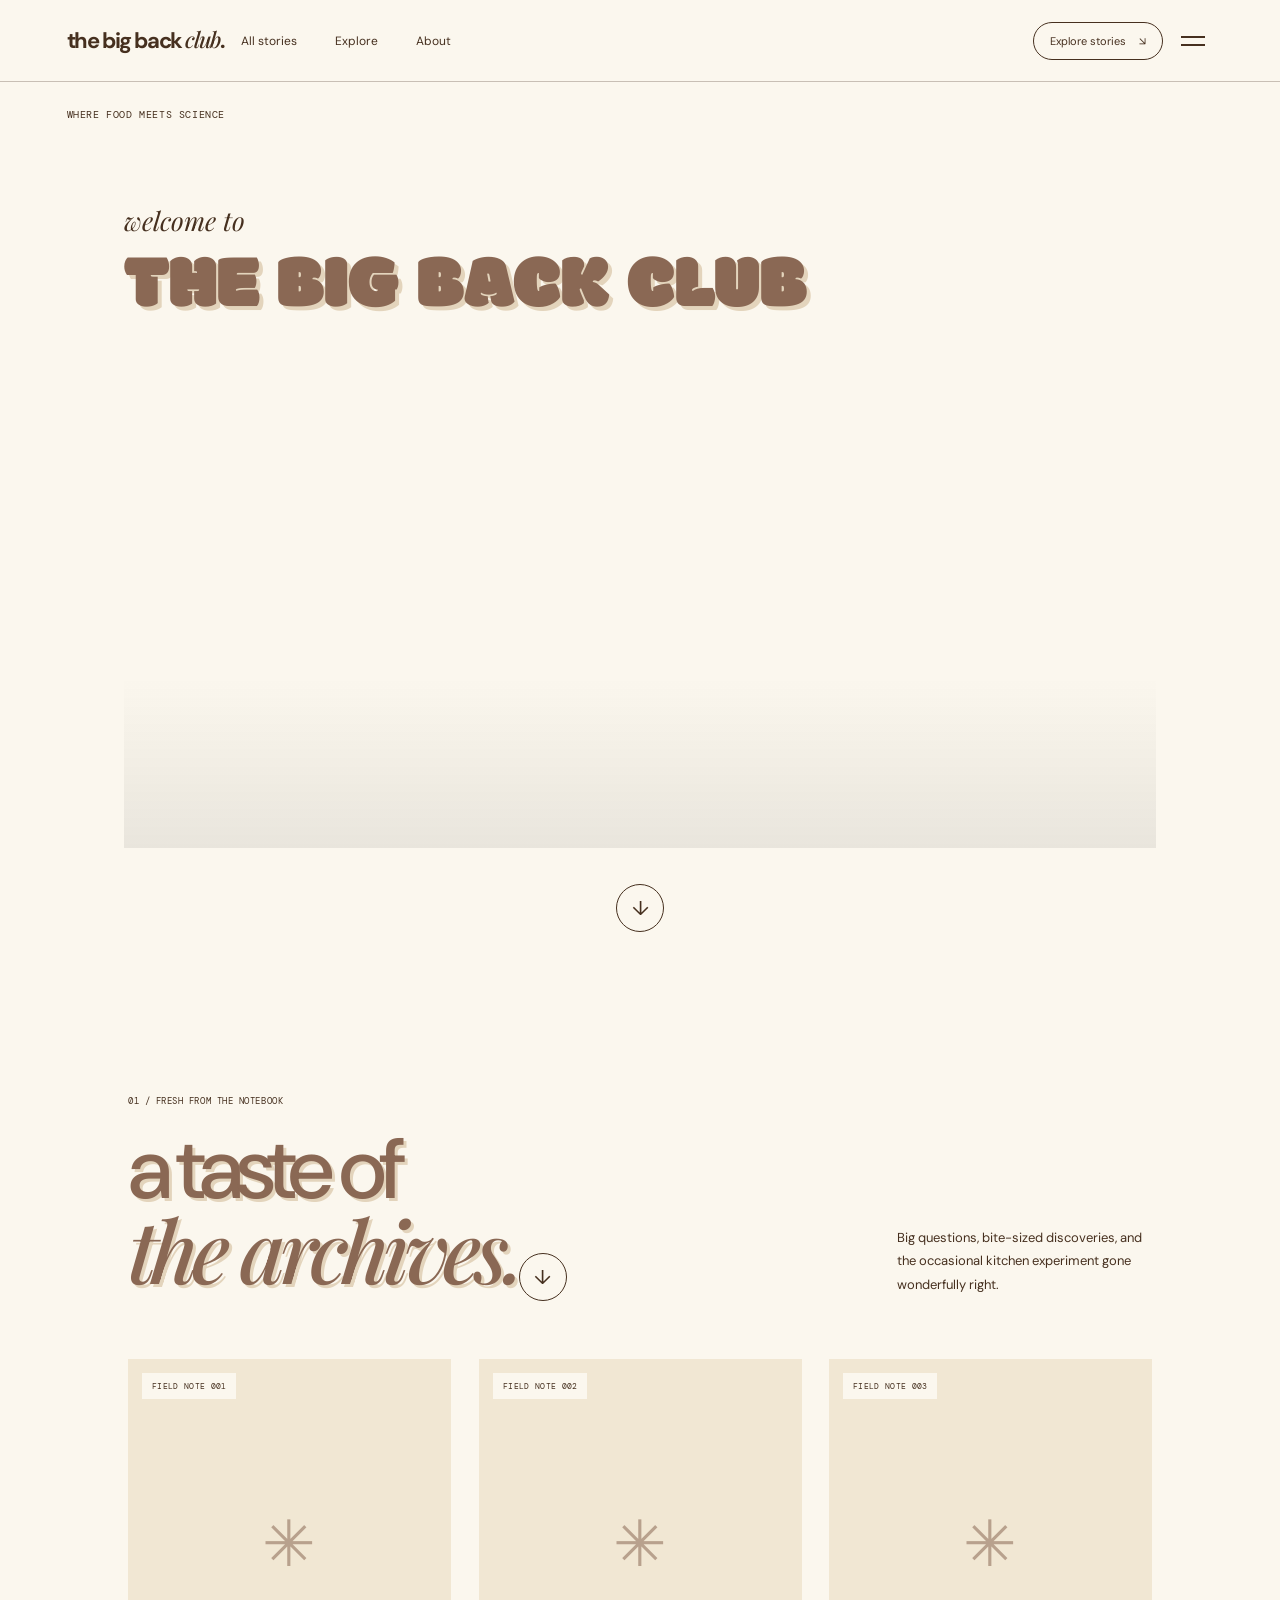
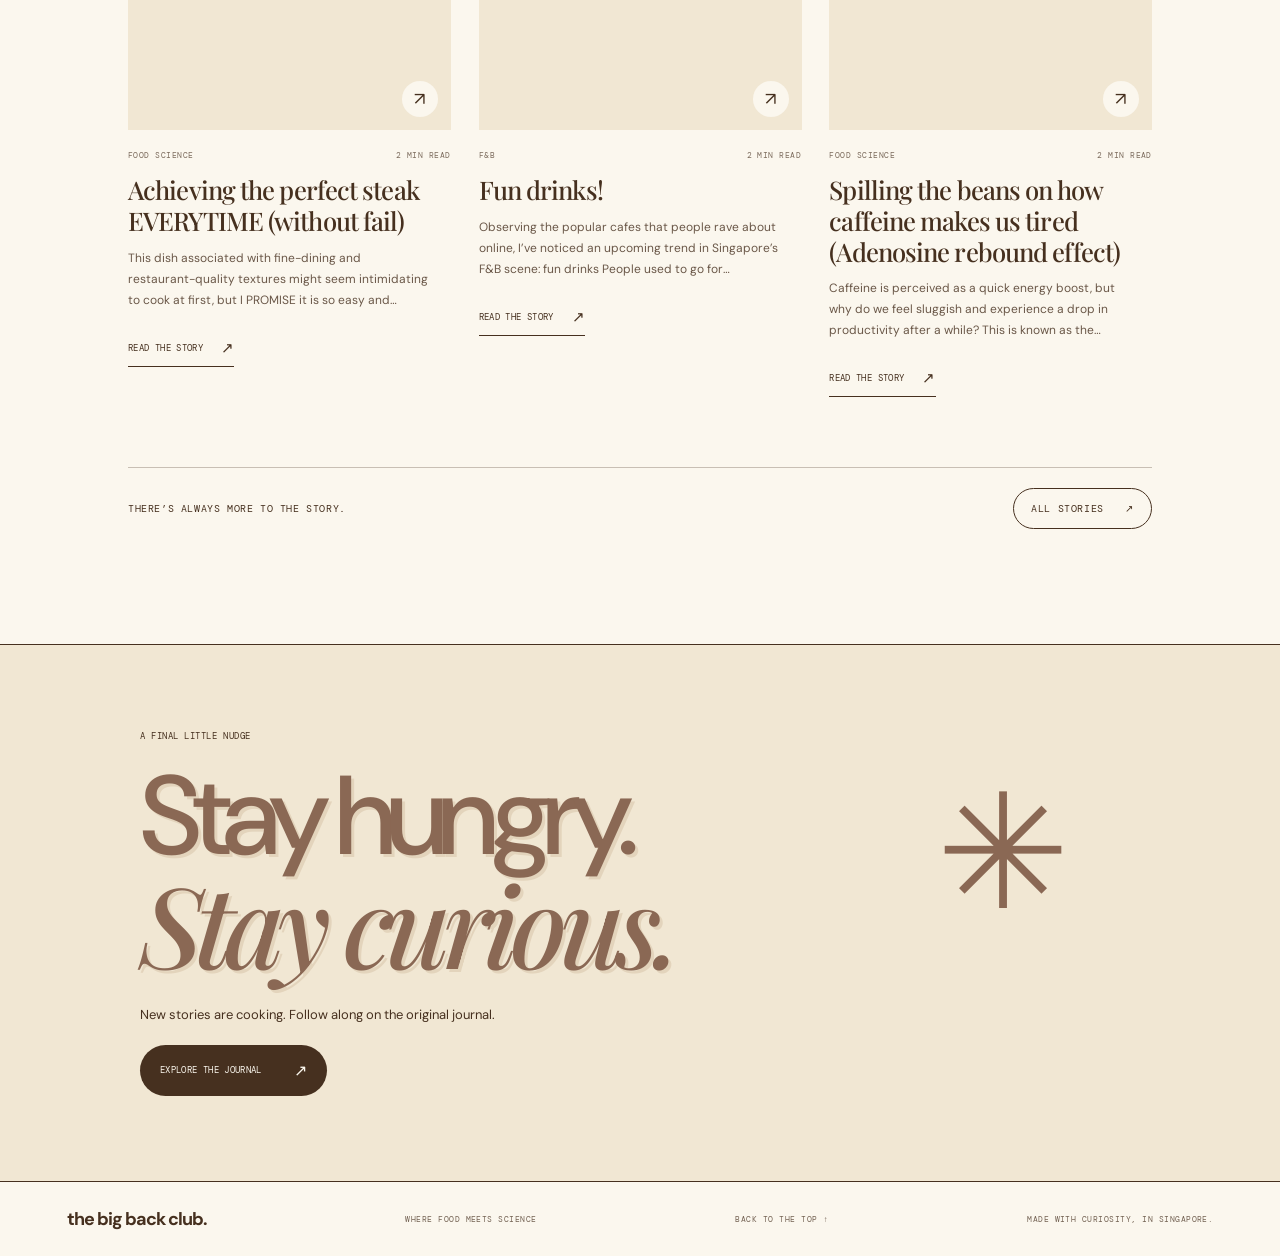
<file: index.html>
<!doctype html>
<html lang="en">
<head>
  <meta charset="utf-8">
  <meta name="viewport" content="width=device-width, initial-scale=1">
  <meta name="theme-color" content="#FBF7EE">
  <meta name="description" content="The Big Back Club: where food meets science. Stories, experiments and ideas for curious eaters.">
  <title>The Big Back Club — Where food meets science</title>
  <link rel="preconnect" href="https://fonts.googleapis.com">
  <link rel="preconnect" href="https://fonts.gstatic.com" crossorigin>
  <link rel="preconnect" href="https://public-api.wordpress.com">
  <link href="https://fonts.googleapis.com/css2?family=DM+Mono:wght@400;500&family=DM+Sans:wght@400;500;600;700&family=Playfair+Display:ital,wght@0,500;0,600;0,700;1,500;1,600&family=Modak&family=Reenie+Beanie&display=swap" rel="stylesheet">
  <link rel="stylesheet" href="styles.css">
  <script src="posts-snapshot.js" defer></script>
  <script src="script.js" defer></script>
</head>
<body>
  <header class="site-header">
    <a class="wordmark" href="index.html" aria-label="The Big Back Club home">the big back <span class="wordmark-accent">club</span><span class="wordmark-dot">.</span></a>
    <nav class="desktop-nav" aria-label="Main navigation">
      <div class="nav-item has-dropdown">
        <a href="archive.html" aria-haspopup="true">All stories</a>
        <div class="nav-dropdown" aria-label="Story categories">
          <a href="archive.html?cat=food%20science">Food science</a>
          <a href="archive.html?cat=food%20health">Food health</a>
          <a href="archive.html?cat=travel">Travel</a>
        </div>
      </div>
      <a href="explore.html">Explore</a>
      <a href="about.html">About</a>
    </nav>
    <a class="header-cta" href="archive.html">Explore stories <span>↘</span></a>
    <button class="menu-toggle" aria-label="Open navigation" aria-expanded="false"><span></span><span></span></button>
  </header>
  <main id="home">
    <section class="hero">
      <div class="hero-topline"><span>WHERE FOOD MEETS SCIENCE</span></div>
      <div class="hero-title-wrap">
        <h1><span class="welcome">welcome to</span><br><span class="bubble">the big back club</span></h1>
      </div>
      <div class="hero-visual">
        <div class="hero-photo" role="img" aria-label="Freshly baked golden cookies on a plate"></div>
      </div>
      <div class="hero-bottom"><a class="round-link" href="#latest" aria-label="Scroll to the stories">↓</a></div>
    </section>

    <section class="latest section-pad" id="latest">
      <div class="section-heading reveal">
        <div><span class="eyebrow">01 / FRESH FROM THE NOTEBOOK</span><h2>a taste of<br><em>the archives.</em></h2><a class="archives-down" href="#latest-grid" aria-label="See the latest stories">↓</a></div>
        <p>Big questions, bite-sized discoveries, and the occasional kitchen experiment gone wonderfully right.</p>
      </div>
      <div class="featured-grid" id="latest-grid">
        <article class="feature-card reveal" data-category="Food science">
          <a class="feature-image cookie-image" href="#latest" aria-label="Read the journal on WordPress"><span class="image-index">FIELD NOTE 001</span><span class="image-arrow">↗</span></a>
          <div class="card-meta"><span>THE KITCHEN LAB</span><span>5 MIN READ</span></div>
          <h3><a href="#latest">Why do some cookies turn out chewy, while others crunch?</a></h3>
          <p>A little chemistry changes everything. Let’s get into the sweet science of a better bake.</p>
          <a class="text-link" href="#latest">READ THE STORY <span>↗</span></a>
        </article>
        <article class="feature-card offset-card reveal" data-category="Food Health">
          <a class="feature-image matcha-image" href="#latest" aria-label="Explore food and health stories"><span class="image-index">FIELD NOTE 002</span><span class="image-arrow">↗</span></a>
          <div class="card-meta"><span>THE DAILY POUR</span><span>FOOD × HEALTH</span></div>
          <h3><a href="#latest">Matcha: green flag, or just a very good marketing story?</a></h3>
          <p>Separating the research from the hype, one whisked cup at a time.</p>
          <a class="text-link" href="#latest">READ THE STORY <span>↗</span></a>
        </article>
        <article class="feature-card reveal" data-category="Food science">
          <a class="feature-image chilli-image" href="#latest" aria-label="Explore the science of spicy food"><span class="image-index">FIELD NOTE 003</span><span class="image-arrow">↗</span></a>
          <div class="card-meta"><span>FEEL THE HEAT</span><span>FOOD SCIENCE</span></div>
          <h3><a href="#latest">Why does chilli feel hot when it isn’t actually hot?</a></h3>
          <p>Your tongue is being tricked. Meet the molecule behind the burn.</p>
          <a class="text-link" href="#latest">READ THE STORY <span>↗</span></a>
        </article>
      </div>
      <div class="latest-footer reveal"><span>THERE’S ALWAYS MORE TO THE STORY.</span><a href="archive.html" class="outline-link">ALL STORIES <span>↗</span></a></div>
    </section>

    <section class="newsletter">
      <div class="newsletter-inner reveal"><span class="eyebrow">A FINAL LITTLE NUDGE</span><h2>Stay hungry.<br><em>Stay curious.</em></h2><p>New stories are cooking. Follow along on the original journal.</p><a class="dark-button" href="archive.html">EXPLORE THE JOURNAL <span>↗</span></a><span class="newsletter-star" aria-hidden="true">✳</span></div>
    </section>
  </main>
  <footer class="site-footer"><a class="footer-wordmark" href="index.html">the big back club<span>.</span></a><span>WHERE FOOD MEETS SCIENCE</span><a href="#home">BACK TO THE TOP ↑</a><span>MADE WITH CURIOSITY, IN SINGAPORE.</span></footer>
  <div class="cursor-note" aria-hidden="true">nice choice!</div>
</body>
</html>
</file>
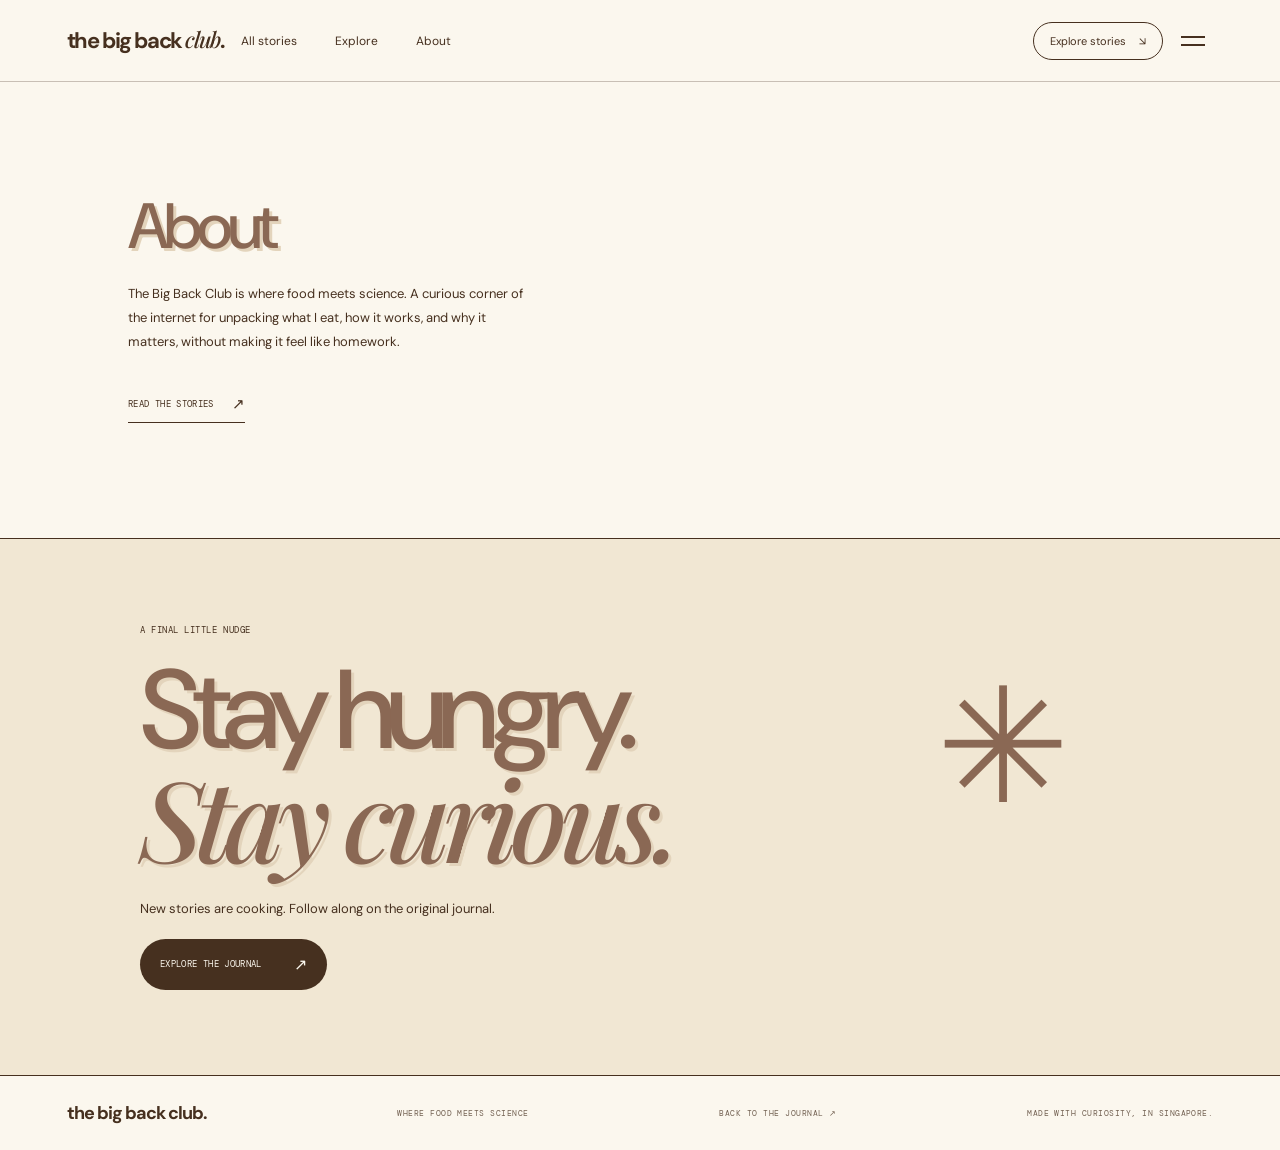
<file: about.html>
<!doctype html>
<html lang="en">
<head>
  <meta charset="utf-8">
  <meta name="viewport" content="width=device-width, initial-scale=1">
  <meta name="theme-color" content="#FBF7EE">
  <meta name="description" content="About The Big Back Club: a curious corner of the internet where food meets science.">
  <title>About — The Big Back Club</title>
  <link rel="preconnect" href="https://fonts.googleapis.com">
  <link rel="preconnect" href="https://fonts.gstatic.com" crossorigin>
  <link rel="preconnect" href="https://public-api.wordpress.com">
  <link href="https://fonts.googleapis.com/css2?family=DM+Mono:wght@400;500&family=DM+Sans:wght@400;500;600;700&family=Playfair+Display:ital,wght@0,500;0,600;0,700;1,500;1,600&family=Modak&family=Reenie+Beanie&display=swap" rel="stylesheet">
  <link rel="stylesheet" href="styles.css">
  <script src="script.js" defer></script>
</head>
<body>
  <header class="site-header">
    <a class="wordmark" href="index.html" aria-label="The Big Back Club home">the big back <span class="wordmark-accent">club</span><span class="wordmark-dot">.</span></a>
    <nav class="desktop-nav" aria-label="Main navigation">
      <div class="nav-item has-dropdown">
        <a href="archive.html" aria-haspopup="true">All stories</a>
        <div class="nav-dropdown" aria-label="Story categories">
          <a href="archive.html?cat=food%20science">Food science</a>
          <a href="archive.html?cat=food%20health">Food health</a>
          <a href="archive.html?cat=travel">Travel</a>
        </div>
      </div>
      <a href="explore.html">Explore</a>
      <a href="about.html">About</a>
    </nav>
    <a class="header-cta" href="archive.html">Explore stories <span>↘</span></a>
    <button class="menu-toggle" aria-label="Open navigation" aria-expanded="false"><span></span><span></span></button>
  </header>
  <main id="about-page">
    <section class="about-strip section-pad" id="about">
      <div class="about-copy reveal"><h2>About</h2><p>The Big Back Club is where food meets science. A curious corner of the internet for unpacking what I eat, how it works, and why it matters, without making it feel like homework.</p><a class="text-link" href="archive.html">READ THE STORIES <span>↗</span></a></div>
    </section>

    <section class="newsletter">
      <div class="newsletter-inner reveal"><span class="eyebrow">A FINAL LITTLE NUDGE</span><h2>Stay hungry.<br><em>Stay curious.</em></h2><p>New stories are cooking. Follow along on the original journal.</p><a class="dark-button" href="archive.html">EXPLORE THE JOURNAL <span>↗</span></a><span class="newsletter-star" aria-hidden="true">✳</span></div>
    </section>
  </main>
  <footer class="site-footer"><a class="footer-wordmark" href="index.html">the big back club<span>.</span></a><span>WHERE FOOD MEETS SCIENCE</span><a href="index.html">BACK TO THE JOURNAL ↗</a><span>MADE WITH CURIOSITY, IN SINGAPORE.</span></footer>
  <div class="cursor-note" aria-hidden="true">nice choice!</div>
</body>
</html>
</file>
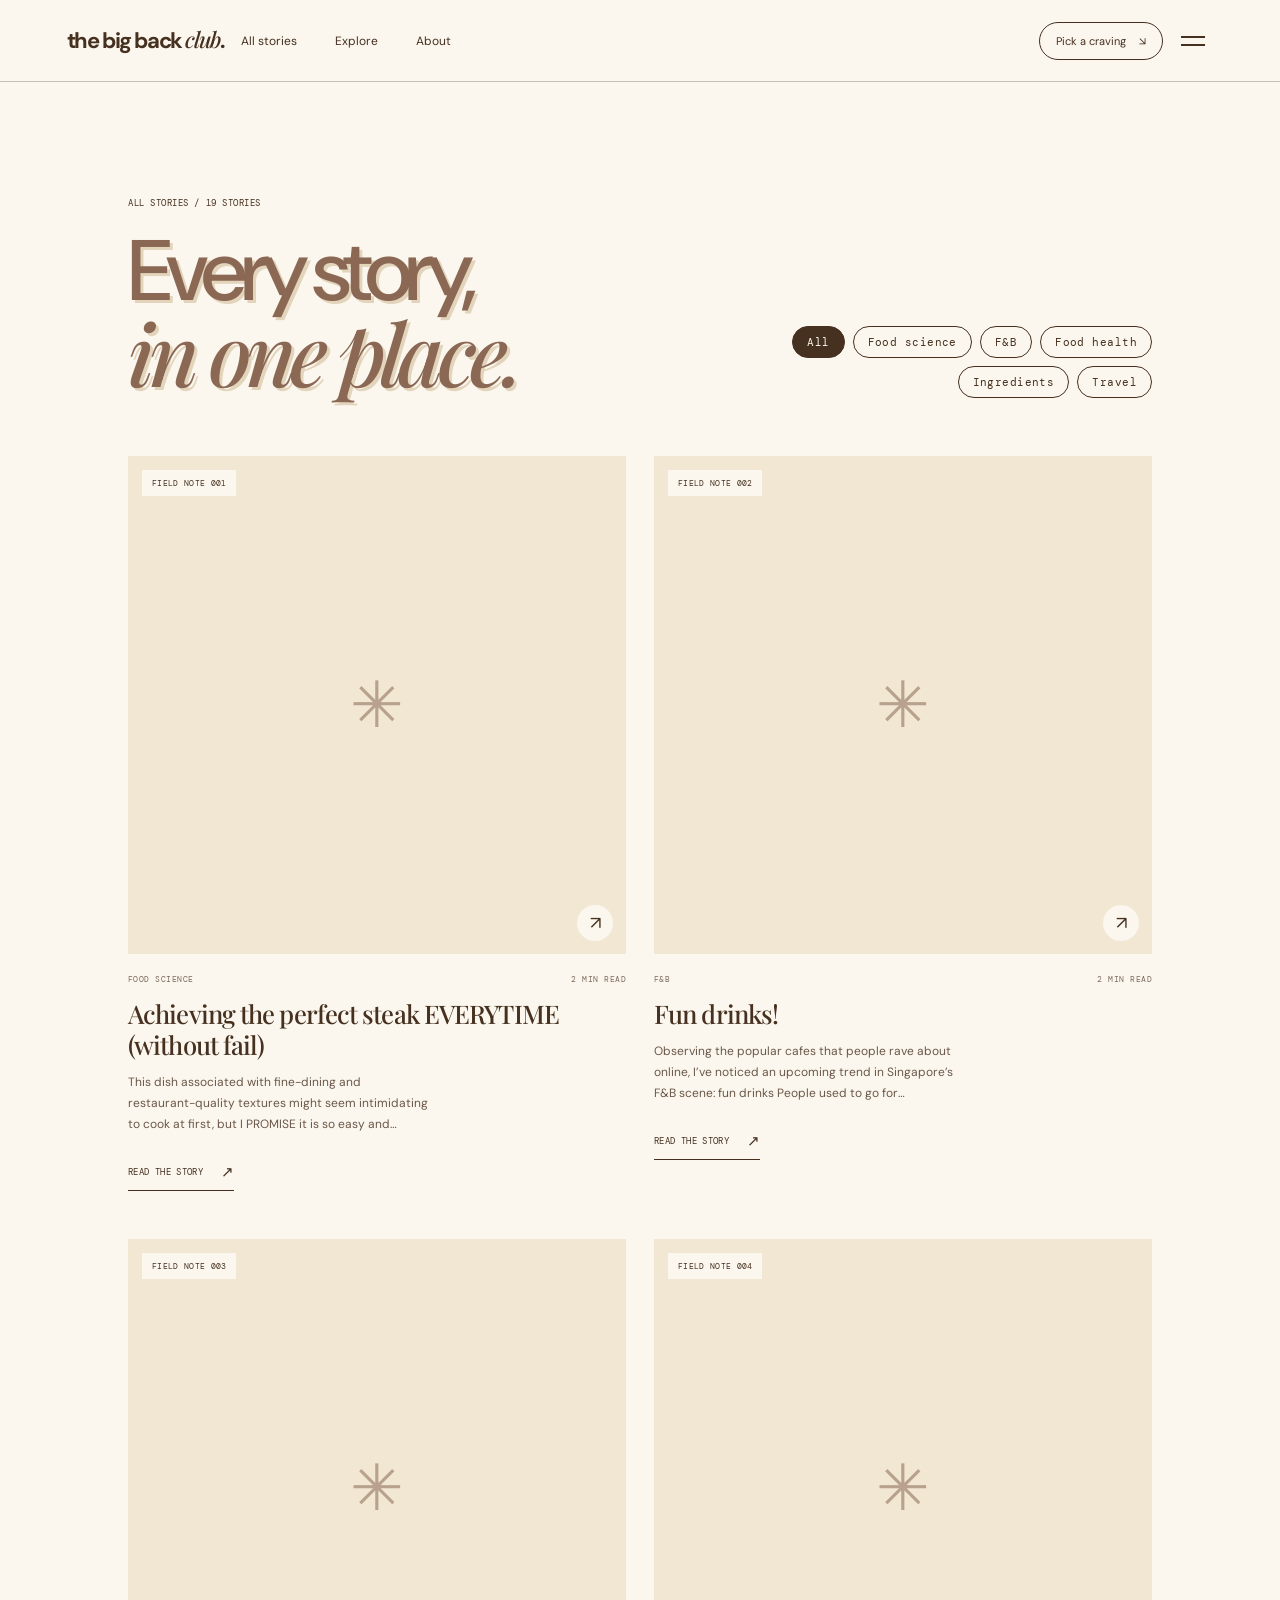
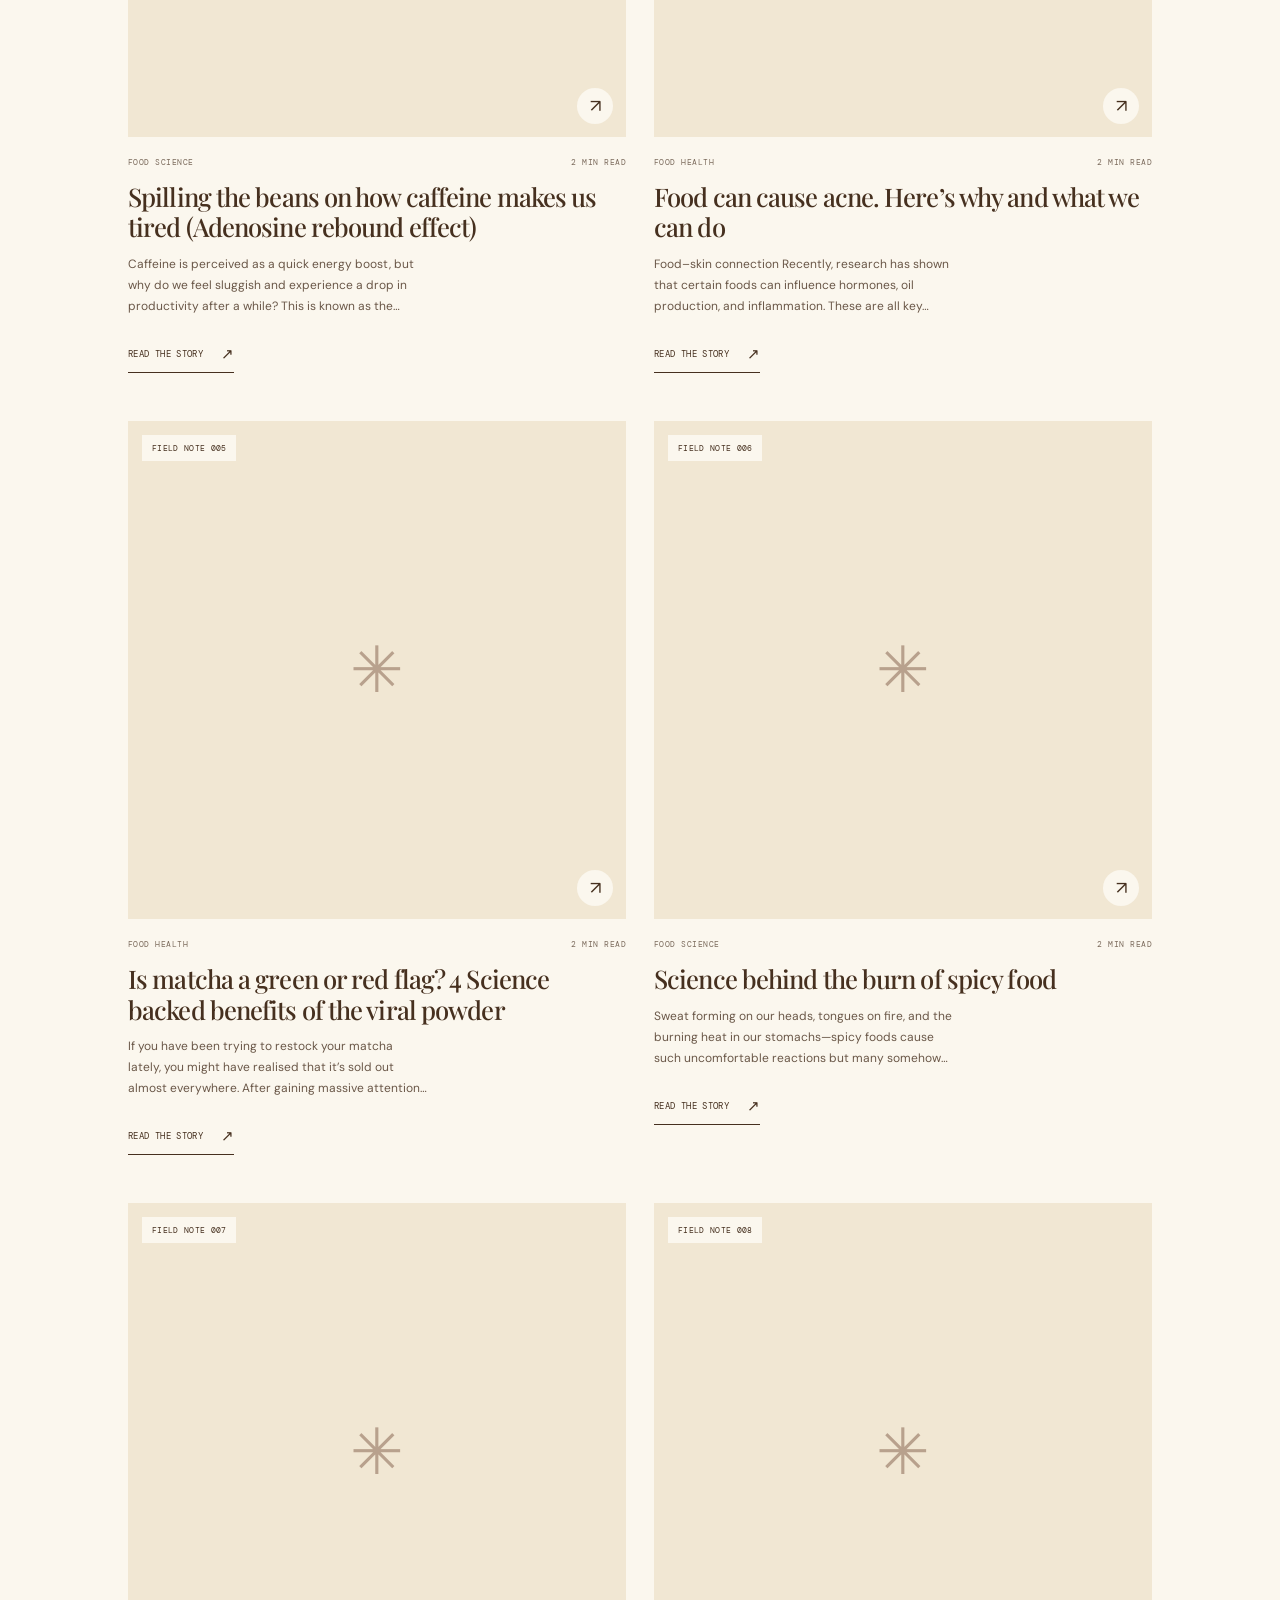
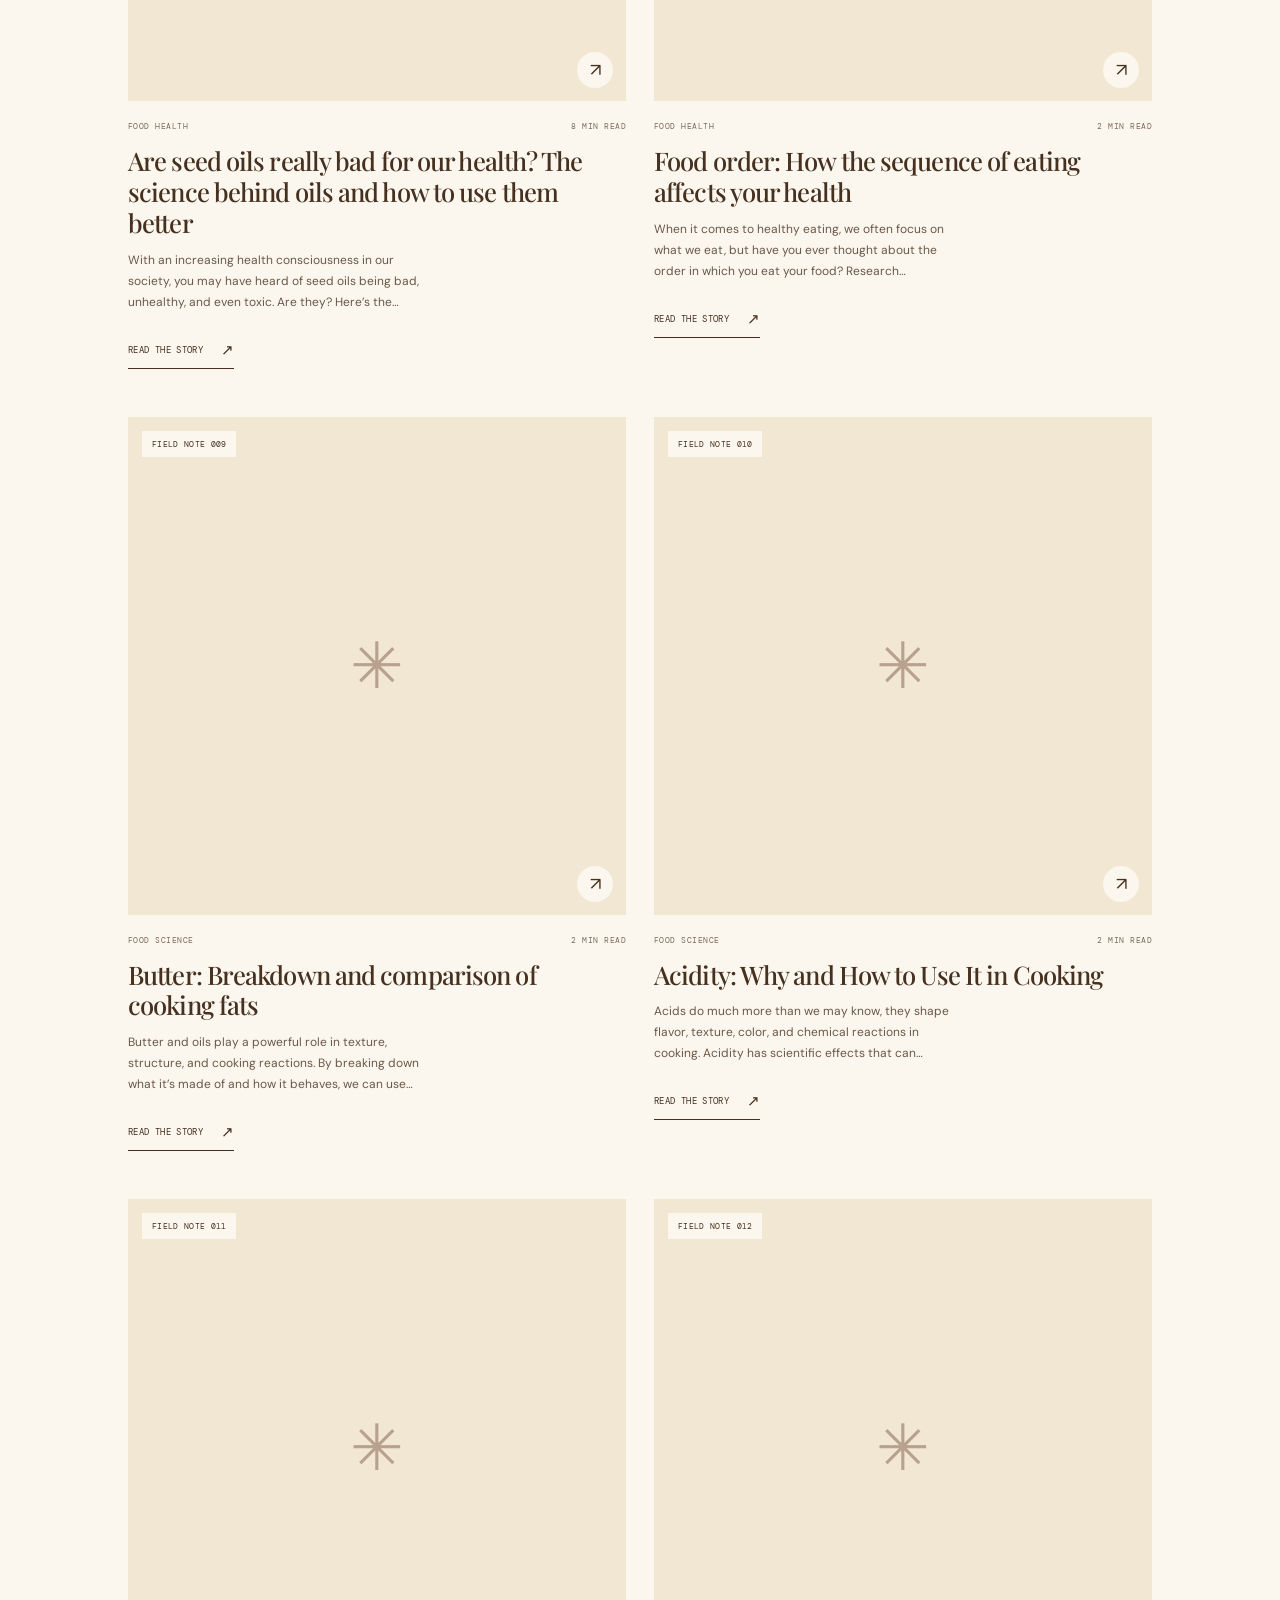
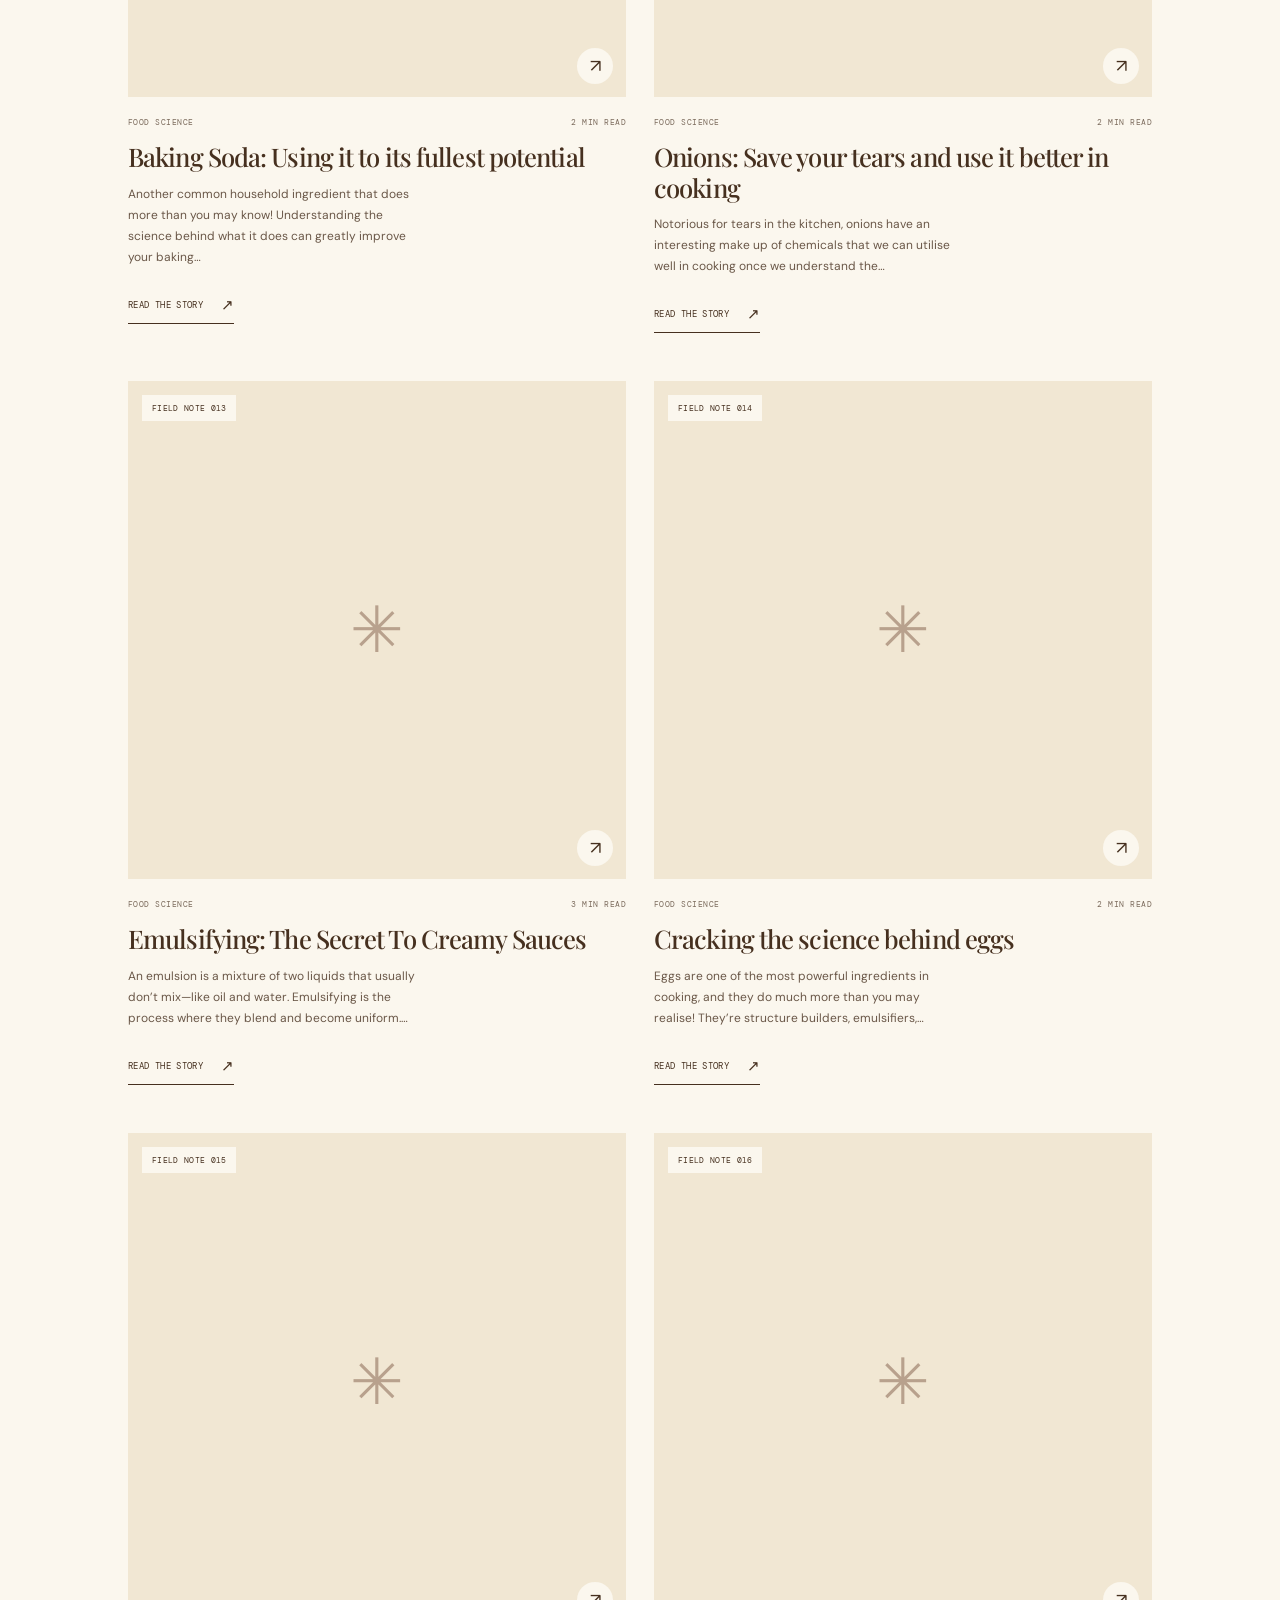
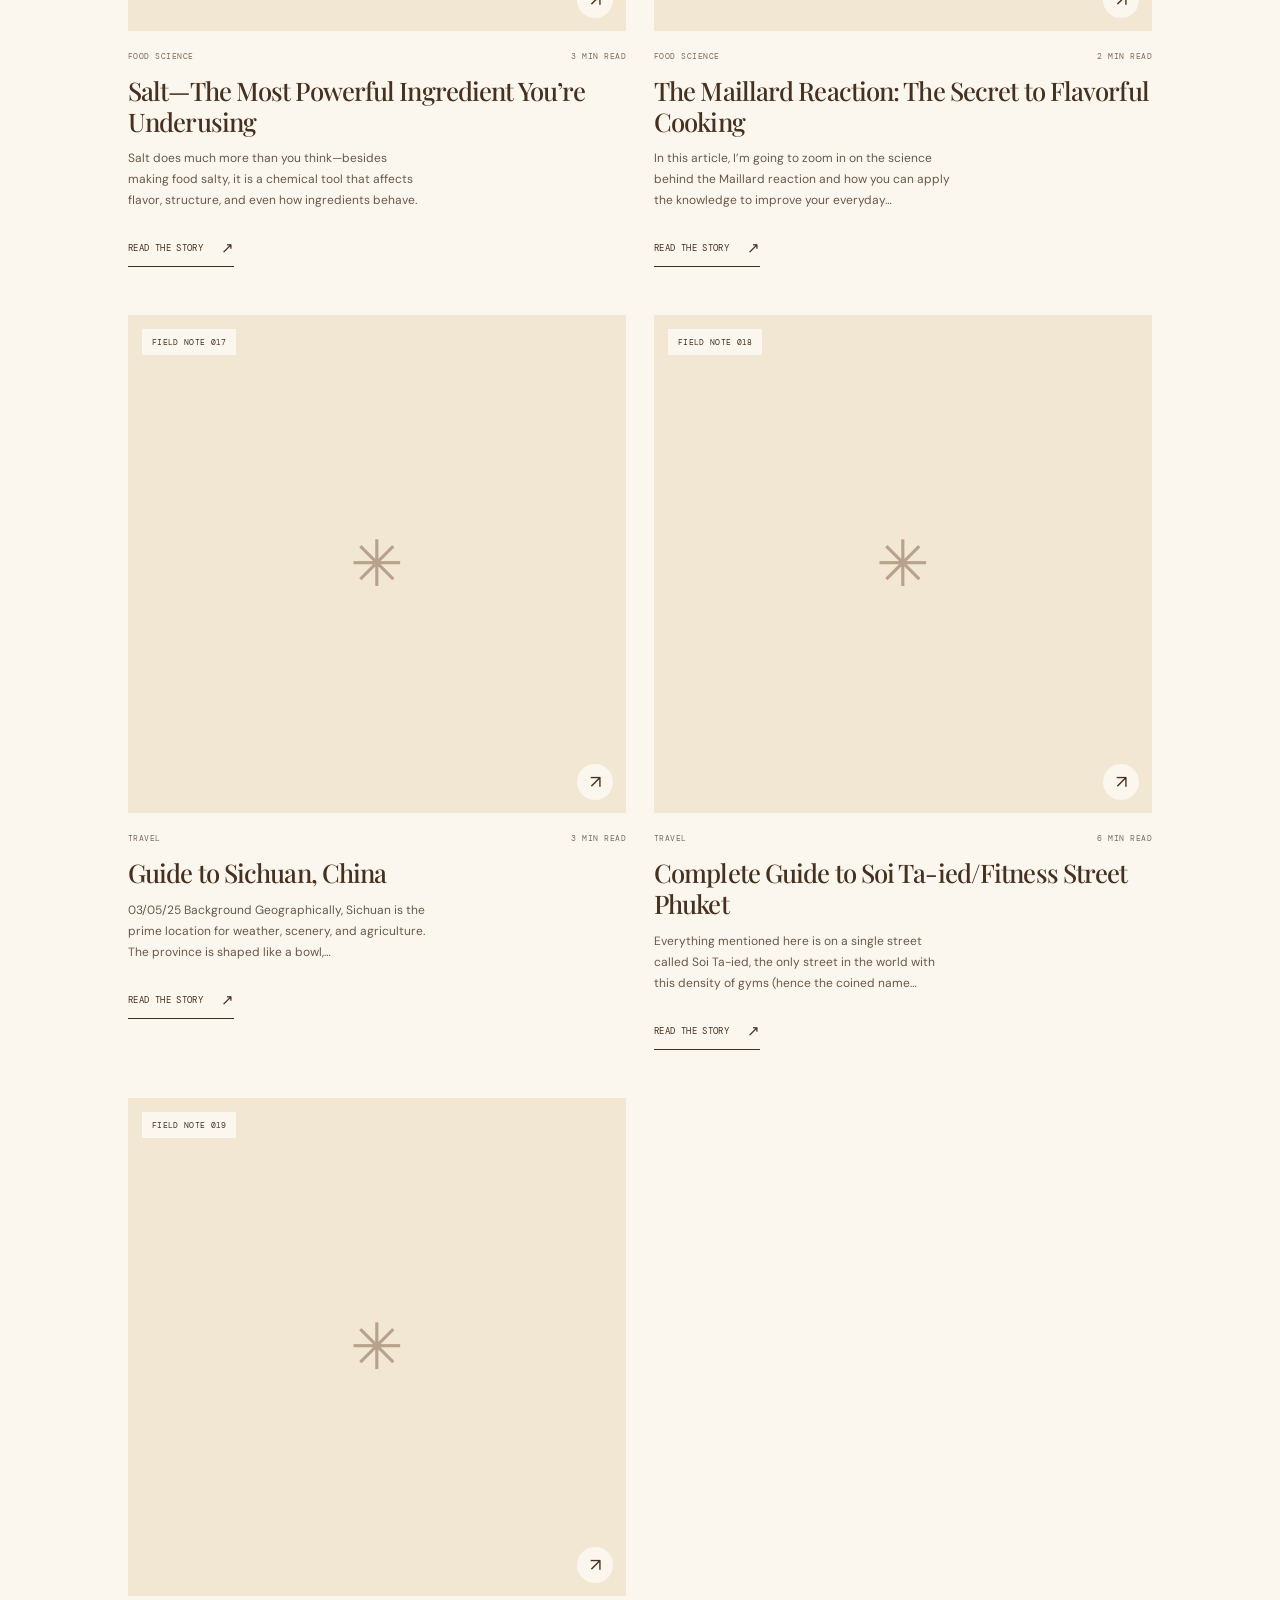
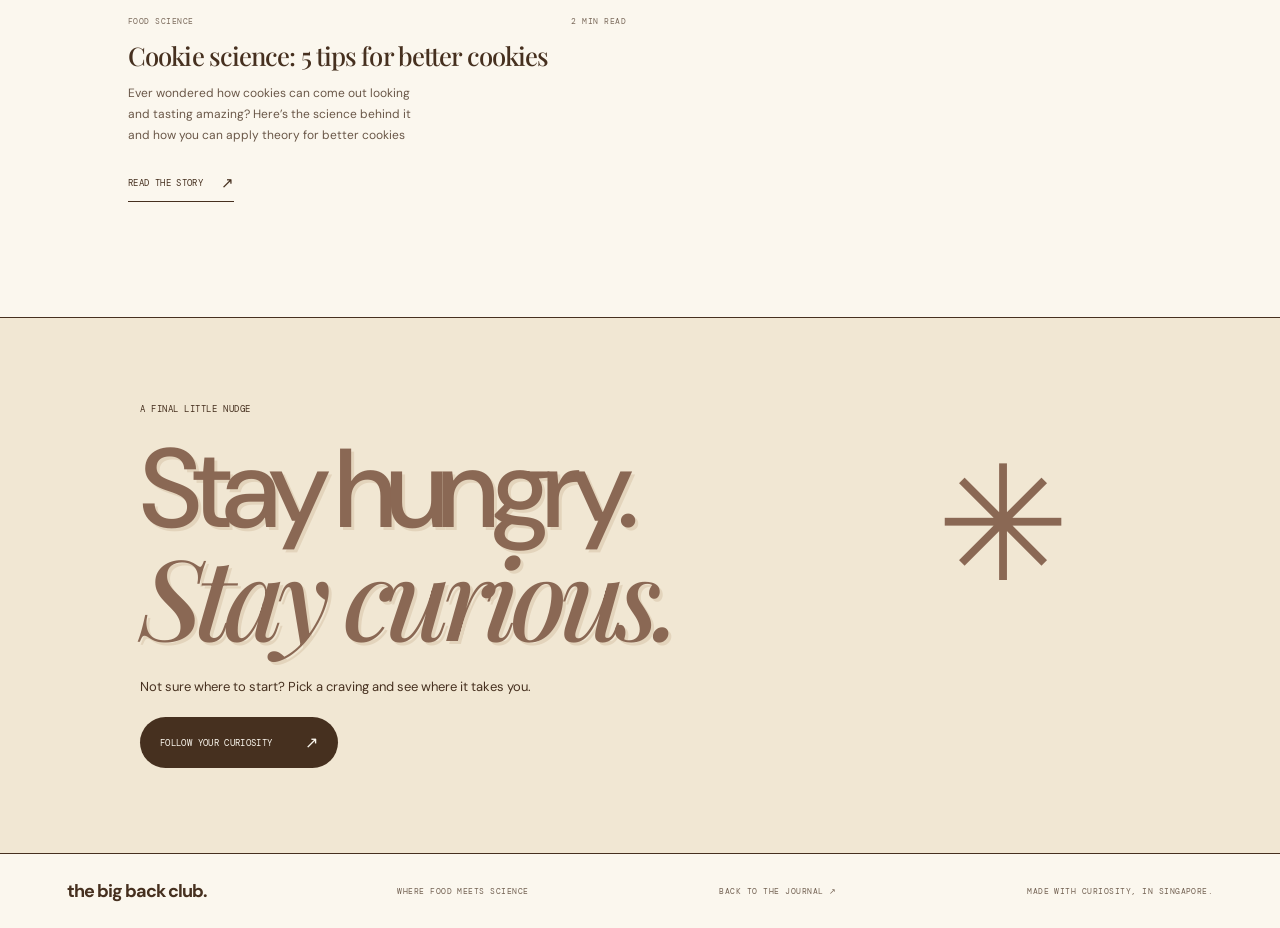
<file: archive.html>
<!doctype html>
<html lang="en">
<head>
  <meta charset="utf-8">
  <meta name="viewport" content="width=device-width, initial-scale=1">
  <meta name="theme-color" content="#FBF7EE">
  <meta name="description" content="Every story from The Big Back Club journal: food science, food and health, and food travel, all in one place.">
  <title>All stories — The Big Back Club</title>
  <link rel="preconnect" href="https://fonts.googleapis.com">
  <link rel="preconnect" href="https://fonts.gstatic.com" crossorigin>
  <link rel="preconnect" href="https://public-api.wordpress.com">
  <link href="https://fonts.googleapis.com/css2?family=DM+Mono:wght@400;500&family=DM+Sans:wght@400;500;600;700&family=Playfair+Display:ital,wght@0,500;0,600;0,700;1,500;1,600&family=Modak&family=Reenie+Beanie&display=swap" rel="stylesheet">
  <link rel="stylesheet" href="styles.css">
  <script src="posts-snapshot.js" defer></script>
  <script src="script.js" defer></script>
</head>
<body>
  <header class="site-header">
    <a class="wordmark" href="index.html" aria-label="The Big Back Club home">the big back <span class="wordmark-accent">club</span><span class="wordmark-dot">.</span></a>
    <nav class="desktop-nav" aria-label="Main navigation">
      <div class="nav-item has-dropdown">
        <a href="archive.html" aria-haspopup="true">All stories</a>
        <div class="nav-dropdown" aria-label="Story categories">
          <a href="archive.html?cat=food%20science">Food science</a>
          <a href="archive.html?cat=food%20health">Food health</a>
          <a href="archive.html?cat=travel">Travel</a>
        </div>
      </div>
      <a href="explore.html">Explore</a>
      <a href="about.html">About</a>
    </nav>
    <a class="header-cta" href="explore.html">Pick a craving <span>↘</span></a>
    <button class="menu-toggle" aria-label="Open navigation" aria-expanded="false"><span></span><span></span></button>
  </header>
  <main id="archive-page">
    <section class="archive section-pad" id="archive">
      <div class="section-heading">
        <div><span class="eyebrow">ALL STORIES / <span class="archive-count"></span></span><h2>Every story,<br><em>in one place.</em></h2></div>
        <div class="archive-filters" role="group" aria-label="Filter stories by category"></div>
      </div>
      <div class="archive-grid"></div>
      <p class="archive-status">One moment, the stories are loading.</p>
    </section>

    <section class="newsletter">
      <div class="newsletter-inner reveal"><span class="eyebrow">A FINAL LITTLE NUDGE</span><h2>Stay hungry.<br><em>Stay curious.</em></h2><p>Not sure where to start? Pick a craving and see where it takes you.</p><a class="dark-button" href="explore.html">FOLLOW YOUR CURIOSITY <span>↗</span></a><span class="newsletter-star" aria-hidden="true">✳</span></div>
    </section>
  </main>
  <footer class="site-footer"><a class="footer-wordmark" href="index.html">the big back club<span>.</span></a><span>WHERE FOOD MEETS SCIENCE</span><a href="index.html">BACK TO THE JOURNAL ↗</a><span>MADE WITH CURIOSITY, IN SINGAPORE.</span></footer>
  <div class="cursor-note" aria-hidden="true">nice choice!</div>
</body>
</html>
</file>
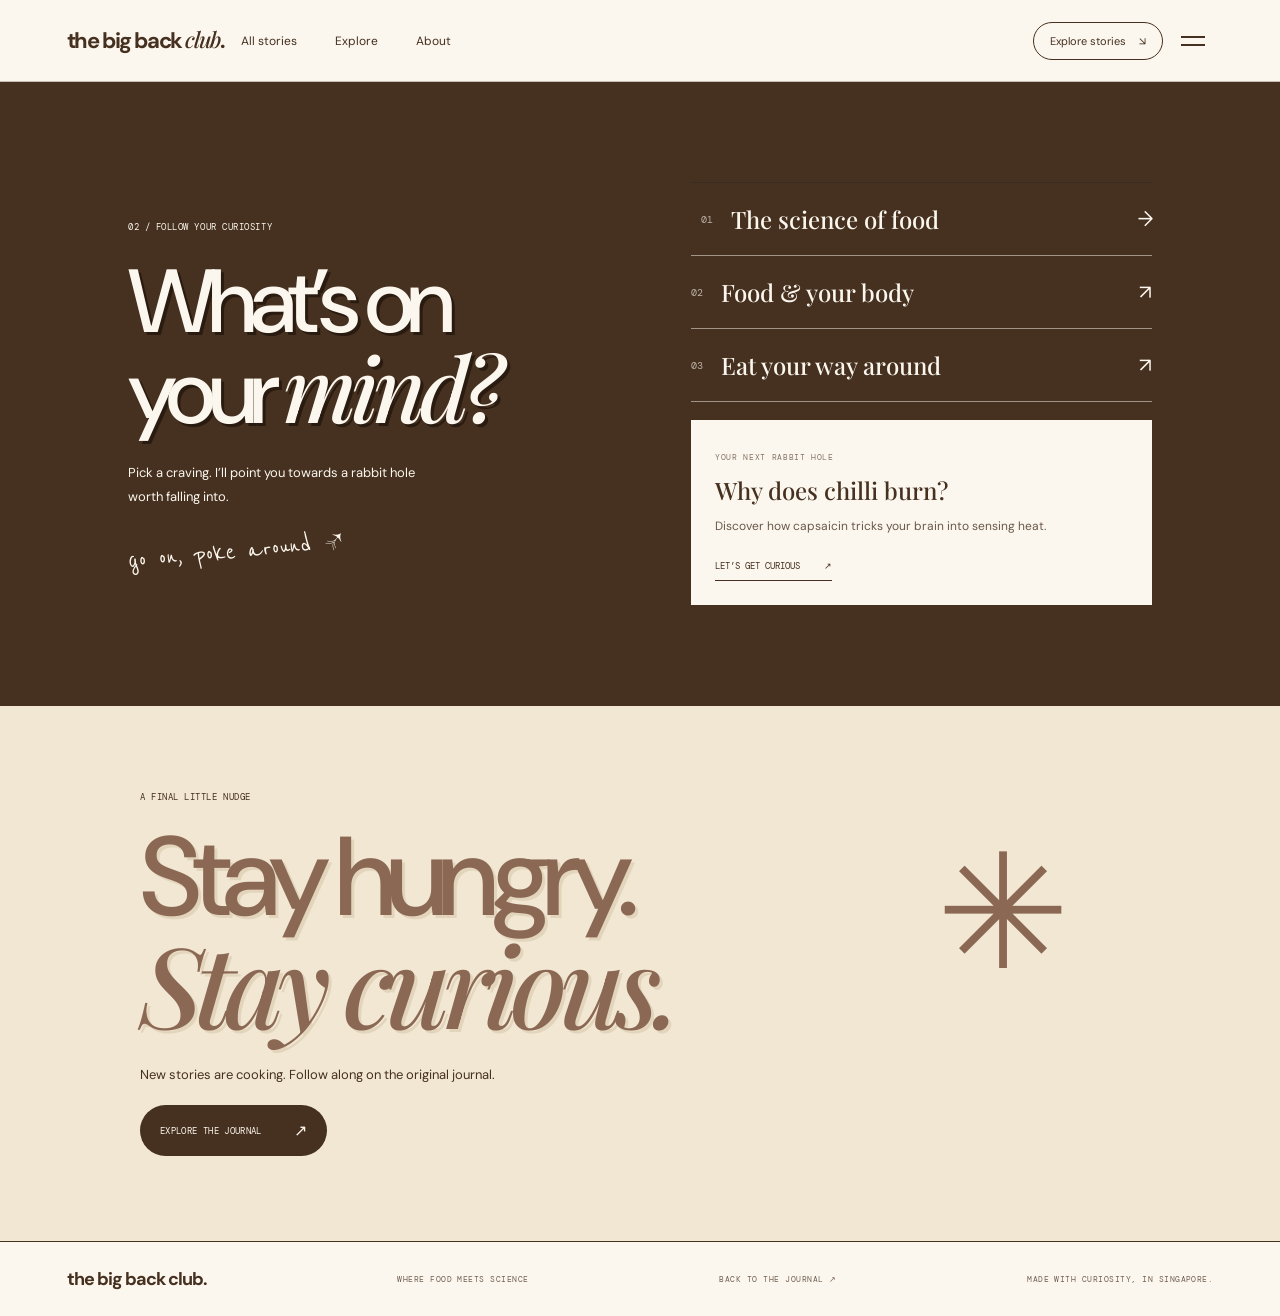
<file: explore.html>
<!doctype html>
<html lang="en">
<head>
  <meta charset="utf-8">
  <meta name="viewport" content="width=device-width, initial-scale=1">
  <meta name="theme-color" content="#FBF7EE">
  <meta name="description" content="Follow your curiosity at The Big Back Club: pick a craving and fall into a food-science rabbit hole.">
  <title>Explore — The Big Back Club</title>
  <link rel="preconnect" href="https://fonts.googleapis.com">
  <link rel="preconnect" href="https://fonts.gstatic.com" crossorigin>
  <link rel="preconnect" href="https://public-api.wordpress.com">
  <link href="https://fonts.googleapis.com/css2?family=DM+Mono:wght@400;500&family=DM+Sans:wght@400;500;600;700&family=Playfair+Display:ital,wght@0,500;0,600;0,700;1,500;1,600&family=Modak&family=Reenie+Beanie&display=swap" rel="stylesheet">
  <link rel="stylesheet" href="styles.css">
  <script src="script.js" defer></script>
</head>
<body>
  <header class="site-header">
    <a class="wordmark" href="index.html" aria-label="The Big Back Club home">the big back <span class="wordmark-accent">club</span><span class="wordmark-dot">.</span></a>
    <nav class="desktop-nav" aria-label="Main navigation">
      <div class="nav-item has-dropdown">
        <a href="archive.html" aria-haspopup="true">All stories</a>
        <div class="nav-dropdown" aria-label="Story categories">
          <a href="archive.html?cat=food%20science">Food science</a>
          <a href="archive.html?cat=food%20health">Food health</a>
          <a href="archive.html?cat=travel">Travel</a>
        </div>
      </div>
      <a href="explore.html">Explore</a>
      <a href="about.html">About</a>
    </nav>
    <a class="header-cta" href="archive.html">Explore stories <span>↘</span></a>
    <button class="menu-toggle" aria-label="Open navigation" aria-expanded="false"><span></span><span></span></button>
  </header>
  <main id="explore-page">
    <section class="curiosity-section" id="explore">
      <div class="curiosity-inner">
        <div class="curiosity-copy reveal"><span class="eyebrow">02 / FOLLOW YOUR CURIOSITY</span><h2>What’s on<br>your <em>mind?</em></h2><p>Pick a craving. I’ll point you towards a rabbit hole worth falling into.</p><span class="hand-note">go on, poke around ↗</span></div>
        <div class="topic-picker reveal" role="group" aria-label="Choose a topic">
          <button class="topic-option active" data-topic="science"><span class="topic-number">01</span><span class="topic-title">The science of food</span><span class="topic-icon">↗</span></button>
          <button class="topic-option" data-topic="health"><span class="topic-number">02</span><span class="topic-title">Food & your body</span><span class="topic-icon">↗</span></button>
          <button class="topic-option" data-topic="travel"><span class="topic-number">03</span><span class="topic-title">Eat your way around</span><span class="topic-icon">↗</span></button>
          <div class="topic-result" aria-live="polite"><span class="result-label">YOUR NEXT RABBIT HOLE</span><p class="result-title">Why does chilli burn?</p><p class="result-description">Discover how capsaicin tricks your brain into sensing heat.</p><a class="result-link" href="archive.html">LET’S GET CURIOUS <span>↗</span></a></div>
        </div>
      </div>
    </section>

    <section class="newsletter">
      <div class="newsletter-inner reveal"><span class="eyebrow">A FINAL LITTLE NUDGE</span><h2>Stay hungry.<br><em>Stay curious.</em></h2><p>New stories are cooking. Follow along on the original journal.</p><a class="dark-button" href="archive.html">EXPLORE THE JOURNAL <span>↗</span></a><span class="newsletter-star" aria-hidden="true">✳</span></div>
    </section>
  </main>
  <footer class="site-footer"><a class="footer-wordmark" href="index.html">the big back club<span>.</span></a><span>WHERE FOOD MEETS SCIENCE</span><a href="index.html">BACK TO THE JOURNAL ↗</a><span>MADE WITH CURIOSITY, IN SINGAPORE.</span></footer>
  <div class="cursor-note" aria-hidden="true">nice choice!</div>
</body>
</html>
</file>
<file: styles.css>
:root{--paper:#f7f4ec;--ink:#242820;--green:#d5e27d;--tomato:#e66b4e;--line:rgba(36,40,32,.22);--serif:"Playfair Display",Georgia,serif;--sans:"DM Sans",Arial,sans-serif;--mono:"DM Mono",monospace}*{box-sizing:border-box}html{scroll-behavior:smooth;scroll-padding-top:90px}body{margin:0;background:var(--paper);color:var(--ink);font-family:var(--sans);-webkit-font-smoothing:antialiased}a{color:inherit;text-decoration:none}button{font:inherit;color:inherit}.announcement{min-height:32px;padding:8px 5.2%;display:flex;align-items:center;gap:9px;background:var(--green);font:10px var(--mono);letter-spacing:.045em}.pulse{width:6px;height:6px;background:var(--ink);border-radius:50%;display:inline-block}.announcement-mark{margin-left:auto;opacity:.7}.site-header{height:82px;padding:0 5.2%;display:flex;align-items:center;justify-content:space-between;border-bottom:1px solid var(--line);position:sticky;top:0;background:rgba(247,244,236,.93);backdrop-filter:blur(12px);z-index:10}.wordmark{font-size:22px;font-weight:700;letter-spacing:-1.4px;line-height:.9}.wordmark-accent{font-family:var(--serif);font-style:italic;font-weight:500}.wordmark-dot,.footer-wordmark span{color:var(--tomato)}.desktop-nav{display:flex;gap:38px;font-size:12px}.desktop-nav a{position:relative}.desktop-nav a:after{content:"";position:absolute;bottom:-7px;left:0;width:100%;height:1px;background:var(--ink);transform:scaleX(0);transform-origin:right;transition:transform .3s}.desktop-nav a:hover:after{transform:scaleX(1);transform-origin:left}.header-cta{border:1px solid var(--ink);border-radius:50px;padding:11px 16px;font-size:11px;transition:background .25s,color .25s}.header-cta span{margin-left:10px}.header-cta:hover{background:var(--ink);color:var(--paper)}.menu-toggle{display:none;background:none;border:0}.hero{padding:26px 5.2% 48px;overflow:hidden}.hero-topline,.hero-caption,.card-meta,.eyebrow,.latest-footer,.aside-note,.site-footer>span,.site-footer>a:not(.footer-wordmark){font:10px var(--mono);letter-spacing:.06em}.hero-topline{display:flex;justify-content:space-between;align-items:center}.asterisk{color:var(--tomato);font-size:15px;margin-left:8px}.hero-title-wrap{display:flex;justify-content:space-between;align-items:flex-end;margin:54px 7% 32px 5%}.hero h1{font-size:clamp(76px,11.7vw,164px);font-weight:500;letter-spacing:-.095em;line-height:.79;margin:0}.hero h1 em,.section-heading h2 em,.curiosity-copy h2 em,.about-copy h2 em,.newsletter h2 em{font-family:var(--serif);font-weight:500;letter-spacing:-.07em}.hero h1 em{color:var(--tomato)}.hero-note{width:185px;position:relative;margin:0 3% 9px 0}.note-star{font-size:26px;color:var(--tomato)}.hero-note p{font-size:13px;line-height:1.65;margin:7px 0}.scribble-arrow{font-size:34px;position:absolute;right:-10px;bottom:-34px;transform:rotate(-12deg)}.hero-visual{position:relative;margin:0 5%}.hero-photo{height:clamp(250px,39vw,490px);background-image:linear-gradient(0deg,rgba(25,28,20,.08),transparent 35%),url("https://images.unsplash.com/photo-1499636136210-6f4ee915583e?auto=format&fit=crop&w=2000&q=88");background-size:cover;background-position:center 52%;position:relative;overflow:hidden;transition:background-size .5s}.photo-stamp{position:absolute;top:7%;left:5%;width:100px;height:100px;border-radius:50%;background:var(--green);display:flex;flex-direction:column;align-items:center;justify-content:center;font-size:12px;font-weight:700;line-height:1.1;transform:rotate(-13deg);box-shadow:0 0 0 1px rgba(36,40,32,.18)}.stamp-small{font:6px var(--mono);margin-top:7px}.hero-caption{display:flex;justify-content:space-between;margin-top:12px;font-size:9px}.orbit-label{position:absolute;right:-5%;top:45%;border:1px solid var(--ink);background:var(--paper);width:74px;height:74px;border-radius:50%;display:grid;place-content:center;text-align:center;font:10px var(--mono);line-height:1.2;transform:rotate(12deg)}.hero-bottom{display:flex;align-items:center;justify-content:space-between;margin:36px 5% 0}.hero-bottom p{font-size:14px;line-height:1.6;margin:0}.hero-bottom p em{font-family:var(--serif);font-size:17px}.round-link{width:48px;height:48px;border:1px solid var(--ink);border-radius:50%;display:grid;place-items:center;font-size:20px;transition:transform .3s,background .3s}.round-link:hover{transform:translateY(4px);background:var(--green)}.ticker{overflow:hidden;background:var(--green);padding:15px 0;white-space:nowrap;border-top:1px solid var(--ink);border-bottom:1px solid var(--ink)}.ticker-track{display:flex;justify-content:space-around;align-items:center;gap:30px;min-width:max-content;animation:marquee 26s linear infinite;font:11px var(--mono);letter-spacing:.12em}.ticker-track b{font-size:17px;font-weight:400;color:var(--tomato)}@keyframes marquee{to{transform:translateX(-25%)}}.section-pad{padding:115px 10%}.section-heading{display:flex;align-items:flex-end;justify-content:space-between;margin-bottom:58px}.eyebrow{display:block;font-size:9px;margin-bottom:22px}.section-heading h2,.curiosity-copy h2,.about-copy h2,.newsletter h2{font-size:clamp(48px,6.7vw,86px);font-weight:500;letter-spacing:-.075em;line-height:.94;margin:0}.section-heading h2 em,.about-copy h2 em{color:var(--tomato)}.section-heading>p{max-width:255px;font-size:13px;line-height:1.8;margin:0 0 5px}.featured-grid{display:grid;grid-template-columns:repeat(3,minmax(0,1fr));gap:28px}.feature-card{min-width:0}.offset-card{margin-top:55px}.feature-image{display:block;position:relative;aspect-ratio:4/4.6;overflow:hidden;background-size:cover;background-position:center;transition:transform .5s}.feature-image:before{content:"";position:absolute;inset:0;background:rgba(36,40,32,0);transition:background .35s}.feature-image:hover:before{background:rgba(36,40,32,.08)}.feature-image:hover{transform:translateY(-5px)}.cookie-image{background-image:url("https://images.unsplash.com/photo-1499636136210-6f4ee915583e?auto=format&fit=crop&w=900&q=85")}.matcha-image{background-image:url("https://images.unsplash.com/photo-1515823064-d6e0c04616a7?auto=format&fit=crop&w=900&q=85")}.chilli-image{background-image:url("https://images.unsplash.com/photo-1588252303782-cb80119abd6d?auto=format&fit=crop&w=900&q=85")}.image-index{position:absolute;top:14px;left:14px;background:var(--paper);padding:8px 10px;font:8px var(--mono);letter-spacing:.04em}.image-arrow{position:absolute;right:13px;bottom:13px;width:36px;height:36px;display:grid;place-items:center;border-radius:50%;background:var(--green);font-size:18px;transition:transform .25s}.feature-image:hover .image-arrow{transform:rotate(45deg)}.card-meta{display:flex;justify-content:space-between;gap:8px;font-size:8px;opacity:.7;margin-top:20px}.feature-card h3{font:500 clamp(20px,2vw,27px)/1.2 var(--serif);letter-spacing:-.035em;margin:14px 0 10px}.feature-card h3 a:hover{color:#a94a34}.feature-card>p{font-size:12px;line-height:1.75;opacity:.8;max-width:300px}.text-link{display:inline-flex;gap:18px;align-items:center;font:9px var(--mono);letter-spacing:.04em;border-bottom:1px solid var(--ink);padding:0 0 8px;margin-top:15px}.text-link span{font-size:15px;transition:transform .2s}.text-link:hover span{transform:translate(3px,-3px)}.latest-footer{margin-top:70px;padding-top:20px;border-top:1px solid var(--line);display:flex;align-items:center;justify-content:space-between}.outline-link{border:1px solid var(--ink);padding:13px 17px;border-radius:40px;transition:background .25s,color .25s}.outline-link span{margin-left:15px}.outline-link:hover{background:var(--ink);color:var(--paper)}.curiosity-section{background:var(--tomato);padding:100px 10%;position:relative;overflow:hidden}.curiosity-inner{max-width:1100px;margin:auto;display:grid;grid-template-columns:1fr 1fr;gap:10%;align-items:center;position:relative}.curiosity-copy .eyebrow{margin-bottom:27px}.curiosity-copy h2{font-size:clamp(58px,7vw,92px)}.curiosity-copy h2 em{color:var(--paper)}.curiosity-copy>p{max-width:300px;font-size:13px;line-height:1.8;margin-top:26px}.hand-note{display:inline-block;font:italic 16px var(--serif);transform:rotate(-5deg);margin-top:15px}.topic-picker{border-top:1px solid rgba(36,40,32,.45)}.topic-option{width:100%;display:flex;align-items:center;gap:18px;text-align:left;padding:20px 0;background:none;border:0;border-bottom:1px solid rgba(36,40,32,.45);cursor:pointer;transition:padding .25s}.topic-option:hover,.topic-option.active{padding-left:10px}.topic-number{font:10px var(--mono);opacity:.65}.topic-title{font:500 clamp(18px,2vw,24px) var(--serif);flex:1}.topic-icon{font-size:20px;transition:transform .2s}.topic-option.active .topic-icon{transform:rotate(45deg)}.topic-result{padding:24px;background:var(--paper);margin-top:18px;transition:transform .3s}.result-label{font:8px var(--mono);letter-spacing:.08em;opacity:.65}.result-title{font:500 24px/1.15 var(--serif);margin:12px 0 7px}.result-description{font-size:12px;line-height:1.6;opacity:.8}.result-link{display:inline-flex;justify-content:space-between;gap:24px;font:9px var(--mono);border-bottom:1px solid var(--ink);padding-bottom:8px;margin-top:12px}.decor-doodle{position:absolute;font:italic 250px var(--serif);opacity:.09;right:-8%;bottom:-20%;transform:rotate(15deg);pointer-events:none}.about-strip{display:grid;grid-template-columns:.6fr 1.5fr .8fr;gap:7%;align-items:center}.about-mark{display:flex;flex-direction:column;gap:10px;align-items:flex-start;font:10px var(--mono);letter-spacing:.05em}.about-mark span:first-child{font-size:25px;font-family:var(--serif);font-style:italic;border:1px solid var(--ink);border-radius:50%;width:78px;height:78px;display:grid;place-items:center;transform:rotate(-12deg)}.about-mark span:nth-child(2){font-size:24px;color:var(--tomato);margin:6px 0}.about-copy h2{font-size:clamp(40px,5vw,65px)}.about-copy>p{font-size:13px;line-height:1.85;max-width:410px;margin:25px 0}.about-aside{align-self:stretch;display:flex;flex-direction:column;justify-content:center;gap:20px}.mini-illustration{height:180px;position:relative;display:grid;place-items:center}.mini-circle{width:110px;height:110px;border:1px solid var(--ink);border-radius:50%;position:absolute}.mini-circle:after{content:"";position:absolute;inset:13px;border:1px dashed var(--ink);border-radius:50%}.mini-sun{font-size:100px;color:var(--green);z-index:1;text-shadow:1px 1px var(--ink),-1px -1px var(--ink)}.mini-line{position:absolute;width:150px;height:1px;background:var(--ink);transform:rotate(-38deg)}.mini-caption{position:absolute;bottom:0;right:0;background:var(--paper);font:italic 13px/1.35 var(--serif);padding:5px}.aside-note{font-size:8px;line-height:1.7;opacity:.65}.newsletter{background:var(--green);padding:85px 10%;border-top:1px solid var(--ink);border-bottom:1px solid var(--ink)}.newsletter-inner{max-width:1000px;margin:auto;position:relative}.newsletter h2{font-size:clamp(64px,9vw,112px)}.newsletter h2 em{color:var(--tomato)}.newsletter-inner>p{font-size:13px;margin:22px 0}.dark-button{display:inline-flex;align-items:center;gap:32px;background:var(--ink);color:var(--paper);border-radius:40px;padding:15px 20px;font:9px var(--mono);letter-spacing:.04em;transition:transform .25s,background .25s}.dark-button:hover{transform:translateY(-3px);background:#444a3a}.dark-button span{font-size:16px}.newsletter-star{position:absolute;right:7%;top:5%;font-size:clamp(80px,13vw,160px);color:var(--tomato);animation:slowspin 28s linear infinite}@keyframes slowspin{to{transform:rotate(360deg)}}.site-footer{padding:25px 5.2%;display:flex;align-items:center;justify-content:space-between;gap:20px;flex-wrap:wrap}.footer-wordmark{font-size:18px;font-weight:700;letter-spacing:-1px}.site-footer>span,.site-footer>a:not(.footer-wordmark){font-size:8px;opacity:.75}.cursor-note{position:fixed;z-index:20;bottom:20px;right:20px;background:var(--ink);color:var(--paper);padding:10px 14px;border-radius:30px;font:10px var(--mono);opacity:0;transform:translateY(8px);pointer-events:none;transition:opacity .2s,transform .2s}.cursor-note.show{opacity:1;transform:translateY(0)}.reveal{opacity:0;transform:translateY(24px);transition:opacity .75s ease,transform .75s cubic-bezier(.2,.7,.2,1)}.reveal.is-visible{opacity:1;transform:translateY(0)}.feature-card:nth-child(2){transition-delay:.1s}.feature-card:nth-child(3){transition-delay:.2s}@media(min-width:1200px){.hero h1{font-size:clamp(150px,11vw,190px)}}@media(max-width:800px){.section-pad{padding:85px 7%}.hero{padding-left:5%;padding-right:5%}.hero-title-wrap{margin:48px 2% 30px}.hero-note{width:155px;margin-right:0}.hero h1{font-size:clamp(70px,12vw,110px)}.hero-visual{margin:0 2%}.hero-photo{height:380px}.featured-grid{gap:18px}.feature-card h3{font-size:22px}.curiosity-section{padding:80px 7%}.about-strip{grid-template-columns:.5fr 1.5fr;gap:30px}.about-aside{grid-column:2;display:grid;grid-template-columns:1fr 1fr;align-items:center}.mini-illustration{height:140px}.site-footer{justify-content:center;text-align:center}.site-footer>*{flex:0 0 40%}}@media(max-width:600px){.announcement{font-size:8px;padding:8px 4%}.announcement-mark{font-size:7px}.site-header{height:68px;padding:0 5%}.wordmark{font-size:20px}.desktop-nav{display:none;position:absolute;top:67px;left:0;right:0;background:var(--paper);padding:24px 5%;border-bottom:1px solid var(--line);flex-direction:column;gap:22px}.desktop-nav.open{display:flex}.header-cta{font-size:9px;padding:10px 12px;margin-left:auto;margin-right:12px}.header-cta span{margin-left:4px}.menu-toggle{display:flex;width:28px;height:30px;flex-direction:column;justify-content:center;gap:6px;padding:0}.menu-toggle span{height:1px;width:22px;background:var(--ink);display:block}.hero{padding-top:22px;padding-bottom:35px}.hero-topline{font-size:8px}.hero-topline>span:last-child{max-width:45%;text-align:right}.hero-title-wrap{display:block;margin:47px 1% 24px}.hero h1{font-size:clamp(72px,16vw,105px)}.hero-note{width:205px;margin:28px 0 0 auto}.hero-note p{font-size:12px}.scribble-arrow{right:-4px;bottom:-22px}.hero-photo{height:300px;background-position:55% center}.photo-stamp{width:78px;height:78px;top:6%;left:4%;font-size:10px}.stamp-small{font-size:5px}.hero-caption{font-size:7px;gap:8px}.hero-caption span:nth-child(2){max-width:45%;text-align:center}.orbit-label{width:58px;height:58px;font-size:8px;right:-3%;top:auto;bottom:13%}.hero-bottom{margin:27px 1% 0}.hero-bottom p{font-size:12px}.hero-bottom p em{font-size:15px}.round-link{width:40px;height:40px}.ticker{padding:12px 0}.ticker-track{font-size:9px;gap:20px}.section-pad{padding:72px 6%}.section-heading{display:block;margin-bottom:35px}.section-heading h2{font-size:64px}.section-heading>p{margin-top:22px;max-width:300px}.featured-grid{grid-template-columns:1fr;gap:42px}.offset-card{margin-top:0}.feature-image{aspect-ratio:1.18}.card-meta{margin-top:15px}.feature-card h3{font-size:28px;max-width:400px}.feature-card>p{font-size:13px}.latest-footer{margin-top:45px;align-items:flex-start;gap:15px;font-size:8px}.outline-link{font-size:8px;padding:12px;white-space:nowrap}.outline-link span{margin-left:6px}.curiosity-section{padding:70px 6%}.curiosity-inner{grid-template-columns:1fr;gap:40px}.curiosity-copy h2{font-size:74px}.curiosity-copy>p{margin-top:18px}.topic-title{font-size:22px}.decor-doodle{font-size:170px;right:-7%;bottom:36%}.about-strip{grid-template-columns:1fr;gap:25px;padding-top:75px;padding-bottom:75px}.about-mark{flex-direction:row;align-items:center;gap:12px}.about-mark span:first-child{width:60px;height:60px;font-size:20px}.about-mark span:nth-child(2){margin:0}.about-copy h2{font-size:55px}.about-copy>p{font-size:13px}.about-aside{grid-column:auto;grid-template-columns:1fr 1fr;gap:15px}.mini-illustration{height:140px}.newsletter{padding:65px 6%}.newsletter h2{font-size:72px}.newsletter-star{font-size:75px;right:0;top:0}.newsletter-inner>p{max-width:240px;line-height:1.7}.site-footer{padding:25px 6%;gap:20px}.site-footer>*{flex-basis:42%}.site-footer>span,.site-footer>a:not(.footer-wordmark){font-size:7px}.reveal{transform:translateY(16px)}}@media(prefers-reduced-motion:reduce){*,*:before,*:after{scroll-behavior:auto!important;animation-duration:.01ms!important;animation-iteration-count:1!important;transition-duration:.01ms!important}.reveal{opacity:1;transform:none}}
/* Custom article reader: WordPress provides the writing, this site owns the reading experience. */
.reader-loading{min-height:55vh;padding:12vh 10%;display:flex;flex-direction:column;align-items:flex-start;justify-content:center}
.reader-loading h1{font:500 clamp(42px,7vw,88px)/.98 var(--serif);letter-spacing:-.06em;max-width:850px}
.reader-loading p{max-width:500px;line-height:1.8}
.reader-page{padding:26px 0 0}
.reader-topline{padding:0 6%;display:flex;justify-content:space-between;gap:20px;font:9px var(--mono);letter-spacing:.07em}
.reader-topline a{border-bottom:1px solid var(--ink);padding-bottom:7px}
.reader-heading{max-width:940px;padding:90px 8% 55px;margin:auto}
.reader-heading .eyebrow{margin-bottom:28px}
.reader-heading h1{font:500 clamp(48px,8vw,104px)/.98 var(--serif);letter-spacing:-.065em;margin:0;max-width:1000px}
.reader-deck{font-size:clamp(15px,1.6vw,19px);line-height:1.8;max-width:660px;margin:28px 0}
.reader-byline{display:flex;justify-content:space-between;gap:15px;border-top:1px solid var(--line);padding-top:16px;margin-top:35px;font:9px var(--mono);letter-spacing:.07em}
.reader-cover{margin:0 6%;height:clamp(260px,52vw,650px);overflow:hidden;background:#e7e2d7}
.reader-cover img{width:100%;height:100%;object-fit:cover;display:block}
.reader-content-wrap{display:grid;grid-template-columns:minmax(120px, .55fr) minmax(0, 1.4fr);gap:8%;max-width:1020px;margin:85px auto 100px;padding:0 7%}
.reader-side-note{align-self:start;position:sticky;top:115px;display:flex;flex-direction:column;gap:18px;font:9px var(--mono);letter-spacing:.06em}
.reader-side-note span:nth-child(2){font:italic 17px/1.45 var(--serif);letter-spacing:0}
.reader-side-note a{margin-top:8px;border-bottom:1px solid var(--ink);padding-bottom:8px;width:max-content}
.reader-content{font-size:17px;line-height:1.9;overflow-wrap:anywhere}
.reader-content>*:first-child{margin-top:0}
.reader-content p{margin:0 0 1.6em}
.reader-content h2{font:500 clamp(30px,4vw,45px)/1.12 var(--serif);letter-spacing:-.04em;margin:2em 0 .65em}
.reader-content h3{font:500 27px/1.2 var(--serif);margin:1.7em 0 .6em}
.reader-content a{color:#a94a34;text-decoration:underline;text-underline-offset:3px}
.reader-content img{max-width:100%;height:auto}
.reader-content figure{margin:2em 0}
.reader-content figcaption{font:10px var(--mono);line-height:1.6;opacity:.7;margin-top:8px}
.reader-content blockquote{border-left:2px solid var(--tomato);padding:4px 0 4px 22px;margin:2em 0;font:italic 23px/1.5 var(--serif)}
.reader-content ul,.reader-content ol{padding-left:1.4em;margin:0 0 1.6em}
.reader-content li{padding-left:.3em;margin:.35em 0}
.reader-content table{border-collapse:collapse;max-width:100%;font-size:14px}
.reader-content th,.reader-content td{border:1px solid var(--line);padding:8px;text-align:left}
.reader-content iframe{max-width:100%}
.reader-end{background:var(--green);padding:65px 8%;display:flex;align-items:center;justify-content:center;flex-direction:column;text-align:center;gap:15px;border-top:1px solid var(--ink)}
.reader-end-star{font-size:45px;color:var(--tomato)}
.reader-end p{font:italic clamp(28px,4vw,46px) var(--serif);margin:0 0 8px}
.reader-end .dark-button{margin-top:5px}
@media(max-width:650px){.reader-topline{font-size:8px;padding:0 5%}.reader-topline span{max-width:45%;text-align:right}.reader-heading{padding:65px 6% 38px}.reader-heading h1{font-size:clamp(43px,12vw,68px)}.reader-deck{font-size:15px}.reader-byline{font-size:8px}.reader-cover{margin:0 5%;height:300px}.reader-content-wrap{display:block;margin:55px auto 65px;padding:0 7%}.reader-side-note{position:static;display:grid;grid-template-columns:1fr 1fr;align-items:center;margin-bottom:35px;padding-bottom:18px;border-bottom:1px solid var(--line)}.reader-side-note a{grid-column:1/-1}.reader-content{font-size:16px}.reader-loading{padding:10vh 7%}}


/* ===== Theme v2: lighter blue, cream lettering, navy shadow (chunky + handwritten) ===== */
:root{--paper:#A9C0D8;--ink:#18263E;--green:#FFFBF0;--tomato:#FFFBF0;--navy:#38547A;--line:rgba(24,38,62,.28);--display:"Modak","Playfair Display",Georgia,sans-serif;--hand:"Reenie Beanie","Playfair Display",cursive}
body{background:var(--paper)}
.site-header{background:rgba(169,192,216,.93)}
.wordmark-dot,.footer-wordmark span,.asterisk,.note-star,.ticker-track b,.about-mark span:nth-child(2),.reader-end-star{color:var(--ink)}
.hero h1{font-family:var(--display);font-style:normal;font-weight:400;text-transform:uppercase;letter-spacing:0;line-height:.98;color:var(--green);text-shadow:5px 5px 0 var(--navy);font-size:clamp(56px,8.4vw,124px)}
.hero h1 em{font-family:var(--display);font-style:normal;font-weight:400;letter-spacing:0;color:var(--green)}
.hero-note p,.hand-note,.mini-caption,.aside-note{font-family:var(--hand);font-style:normal}
.hero-note p{font-size:22px;line-height:1.1}
.hand-note{font-size:30px;line-height:1}
.hero-note p i{font-style:normal;text-decoration:underline wavy;text-decoration-thickness:1px}
.section-heading h2,.curiosity-copy h2,.about-copy h2,.newsletter h2{text-shadow:3px 3px 0 var(--navy);color:var(--green)}
.section-heading h2 em,.curiosity-copy h2 em,.about-copy h2 em,.newsletter h2 em{color:var(--green)}
.feature-card h3 a:hover{color:var(--navy)}
.photo-stamp{background:var(--green);color:var(--ink);box-shadow:0 0 0 2px var(--ink)}
.image-arrow{background:var(--green)}
.curiosity-section{background:var(--navy)}
.curiosity-section,.curiosity-section .eyebrow,.curiosity-section p,.curiosity-section .topic-option,.curiosity-section .topic-result{color:var(--green)}
.curiosity-section .topic-option{border-bottom-color:rgba(255,251,240,.5)}
.curiosity-section .curiosity-copy h2{text-shadow:3px 3px 0 var(--ink)}
.curiosity-section a,.curiosity-section .result-link{color:var(--green)}
.newsletter{background:#8EA9C6}
.newsletter-star{color:var(--green)}
.ticker{background:var(--green);color:var(--ink)}
.dark-button:hover{background:var(--navy)}
.mini-sun{color:var(--green);text-shadow:1px 1px var(--ink),-1px -1px var(--ink)}
.reader-content a{color:var(--navy)}
.reader-content blockquote{border-left-color:var(--navy)}
.reader-cover{background:#8EA9C6}
.reader-end{background:var(--green)}
.cursor-note{background:var(--ink);color:var(--green)}
@media(max-width:900px){.hero h1{font-size:clamp(56px,13vw,100px)}}
@media(max-width:560px){.hero h1{font-size:clamp(52px,17vw,88px);text-shadow:4px 4px 0 var(--navy)}}
.aside-note{font-family:var(--mono);font-size:10px}
.mini-caption{font-size:22px;line-height:1}
.curiosity-section .topic-result,.curiosity-section .topic-result p,.curiosity-section .topic-result .result-link,.curiosity-section .topic-result span{color:var(--ink)}

/* ===== All stories archive ===== */
.archive[hidden],.archive-grid .feature-card[hidden]{display:none}
.archive-grid{display:grid;grid-template-columns:repeat(auto-fill,minmax(250px,1fr));gap:48px 28px;margin-top:48px}
.archive-filters{display:flex;flex-wrap:wrap;gap:8px;align-self:flex-end;max-width:420px;justify-content:flex-end}
.archive-chip{font:11px var(--mono);letter-spacing:.04em;padding:8px 14px;border:1px solid var(--ink);border-radius:50px;background:none;color:var(--ink);cursor:pointer}
.archive-chip.active,.archive-chip:hover{background:var(--ink);color:var(--green)}
.archive-grid .feature-card{margin:0}

/* ===== Theme v3: very light beige, light espresso titles, dark espresso small text ===== */
:root{--paper:#FBF7EE;--ink:#46301F;--title:#8A6854;--green:#FBF7EE;--tomato:#8A6854;--navy:#46301F;--soft:#F1E7D3;--line:rgba(70,48,31,.28)}
.site-header{background:rgba(251,247,238,.93)}
.hero h1,.hero h1 em{color:var(--title)}
.hero h1{text-shadow:4px 4px 0 #E3D4BC}
.section-heading h2,.curiosity-copy h2,.about-copy h2,.newsletter h2,.section-heading h2 em,.about-copy h2 em,.newsletter h2 em{color:var(--title);text-shadow:3px 3px 0 #E3D4BC}
.curiosity-section .curiosity-copy h2,.curiosity-section .curiosity-copy h2 em{color:var(--green);text-shadow:3px 3px 0 #2A1B10}
.curiosity-section .topic-option{border-bottom-color:rgba(251,247,238,.5)}
.newsletter,.reader-cover,.ticker{background:var(--soft)}
.newsletter-star,.mini-sun{color:var(--title)}
.mini-sun{text-shadow:none}
.reader-end{background:var(--soft)}
.reader-content a,.feature-card h3 a:hover{color:var(--title)}
.reader-content blockquote{border-left-color:var(--title)}
.dark-button:hover{background:var(--title)}
.photo-stamp{background:var(--paper)}
.image-arrow{background:var(--paper)}
@media(max-width:560px){.hero h1{text-shadow:3px 3px 0 #E3D4BC}}
.hero h1 .welcome{display:inline-block;font-family:"Playfair Display",Georgia,serif;font-style:italic;font-weight:400;text-transform:none;letter-spacing:0;color:var(--ink);text-shadow:none;font-size:.34em;line-height:1.4;margin-bottom:.2em}
.hero h1{font-size:clamp(48px,6vw,92px)}
.ticker{overflow:hidden}
body{overflow-x:clip}
@media(max-width:900px){.hero h1{font-size:clamp(48px,12vw,92px)}}
@media(max-width:560px){.hero h1{font-size:clamp(44px,15vw,80px)}}

/* ===== Scroll motion ===== */
.scroll-progress{position:fixed;top:0;left:0;height:3px;width:100%;background:var(--title);transform-origin:0 50%;transform:scaleX(0);z-index:60;pointer-events:none}
.hero-topline{justify-content:flex-start}
.hero-bottom{justify-content:center}
.hero h1 .welcome,.hero h1 .bubble{display:inline-block}
.hero h1 .bubble{animation:none}
.js-motion .hero h1 .welcome{opacity:0;animation:wIn .8s .1s ease forwards}
.js-motion .hero h1 .bubble{opacity:0;animation:bIn 1s .35s cubic-bezier(.2,.9,.25,1.2) forwards}
@keyframes wIn{from{opacity:0;transform:translateY(12px)}to{opacity:1;transform:none}}
@keyframes bIn{from{opacity:0;transform:translateY(40px) scale(.92)}to{opacity:1;transform:none}}
.js-motion .reveal{transition-delay:var(--d,0s)}
.js-motion .section-heading h2{display:inline-block}
.js-motion .feature-image,.js-motion .hero-photo{will-change:transform}
.js-motion .reveal .feature-image{clip-path:inset(0 0 12% 0);transition:clip-path 1s cubic-bezier(.2,.7,.2,1)}
.js-motion .reveal.is-visible .feature-image{clip-path:inset(0)}
.js-motion .hero-photo{transform:translate3d(0,var(--py,0px),0) scale(var(--ps,1))}
.round-link{animation:nudge 2.2s ease-in-out infinite}
@keyframes nudge{50%{transform:translateY(6px)}}
@media(prefers-reduced-motion:reduce){.scroll-progress{display:none}.round-link{animation:none}.js-motion .hero h1 .welcome,.js-motion .hero h1 .bubble{opacity:1;animation:none}.js-motion .reveal .feature-image{clip-path:none}.js-motion .hero-photo{transform:none}}

/* ===== Sidebar menu (all widths) ===== */
.menu-toggle{display:flex!important;width:32px;height:30px;flex-direction:column;justify-content:center;gap:6px;padding:0;cursor:pointer}
.menu-toggle span{height:2px;width:24px;background:var(--ink);display:block;transition:transform .3s}
.site-header{gap:18px}
.side-drawer{position:fixed;top:0;right:0;height:100%;width:min(340px,86vw);background:var(--paper);border-left:1px solid var(--line);padding:28px 32px;z-index:80;transform:translateX(102%);transition:transform .45s cubic-bezier(.2,.7,.2,1);display:flex;flex-direction:column;visibility:hidden}
.side-drawer.open{transform:none;visibility:visible}
.side-drawer nav{display:flex;flex-direction:column;gap:6px;margin-top:40px}
.side-drawer nav a{font:400 34px/1.2 var(--display);color:var(--title);text-shadow:2px 2px 0 #E3D4BC;padding:8px 0;text-transform:uppercase}
.side-drawer nav a:hover,.side-drawer nav a:focus-visible{color:var(--ink)}
.drawer-close{align-self:flex-end;background:none;border:0;font-size:40px;line-height:1;color:var(--ink);cursor:pointer}
.drawer-scrim{position:fixed;inset:0;background:rgba(70,48,31,.35);opacity:0;pointer-events:none;transition:opacity .35s;z-index:70}
.drawer-scrim.open{opacity:1;pointer-events:auto}
.drawer-open{overflow:hidden}
.desktop-nav.open{display:none}
@media(min-width:901px){.header-cta{margin-left:auto}}

/* ===== Wider reader ===== */
.reader-heading{max-width:1180px;padding:70px 5% 40px}
.reader-heading h1{max-width:1100px}
.reader-deck{max-width:820px}
.reader-topline{padding:0 5%}
.reader-content-wrap{display:block;max-width:1000px;margin:56px auto 80px;padding:0 5%}
.reader-content{font-size:clamp(17px,1.5vw,20px);line-height:1.8}
.reader-cover{max-width:1180px;margin:0 auto;padding:0 5%}
.reader-cover img{border-radius:2px}
@media(max-width:560px){.reader-heading{padding:50px 5% 30px}.reader-content-wrap{padding:0 5%;margin:36px auto 56px}.reader-content{font-size:17px}}
.reader-cover{max-width:1000px}
.reader-cover img{height:auto;max-height:520px;object-fit:cover}
@media(max-width:560px){.reader-cover img{max-height:360px}}
.newsletter{overflow:hidden}
.archives-down{width:48px;height:48px;border:1px solid var(--ink);border-radius:50%;display:inline-grid;place-items:center;font-size:20px;margin-top:30px;color:var(--ink);transition:transform .3s,background .3s}
.archives-down:hover{transform:translateY(4px);background:var(--soft)}
.feature-image.no-photo{background:var(--soft);display:grid;place-items:center}
.feature-image.no-photo:after{content:"✳";font-size:64px;color:var(--title);opacity:.55}
.nav-item.has-dropdown{position:relative;display:flex;align-items:center}
.nav-dropdown{position:absolute;top:calc(100% + 14px);left:50%;transform:translateX(-50%) translateY(6px);min-width:180px;background:var(--paper);border:1px solid var(--ink);border-radius:16px;padding:8px;display:none;flex-direction:column;z-index:12;box-shadow:4px 4px 0 var(--line)}
.nav-dropdown:before{content:"";position:absolute;top:-16px;left:0;right:0;height:16px}
.has-dropdown:hover .nav-dropdown,.has-dropdown:focus-within .nav-dropdown{display:flex}
.nav-dropdown a{padding:10px 16px;font:10px var(--mono);letter-spacing:.06em;text-transform:uppercase;border-radius:10px}
.nav-dropdown a:hover,.nav-dropdown a:focus-visible{background:var(--soft)}
.nav-dropdown a:after{display:none}
.side-drawer nav a.drawer-sub{font-size:20px;padding:2px 0 2px 30px;opacity:.85}
.drawer-group{display:flex;align-items:center;gap:16px}
.drawer-subtoggle{width:36px;height:36px;border:1px solid var(--ink);border-radius:50%;background:none;font-size:15px;color:var(--ink);cursor:pointer;flex:none;transition:background .25s}
.drawer-subtoggle[aria-expanded="true"]{background:var(--soft)}
.drawer-sublist{display:flex;flex-direction:column;padding-left:30px}
.drawer-sublist[hidden]{display:none}
.archive-grid{grid-template-columns:repeat(2,minmax(0,1fr))}
.archive-grid .feature-image{aspect-ratio:1}
.archive-grid .offset-card{margin-top:0}
@media(max-width:600px){
  .archive-grid{gap:16px}
  .archive-grid .feature-card h3{font-size:17px}
  .archive-grid .feature-card>p,.archive-grid .text-link{display:none}
  .archive-grid .card-meta{font-size:7px;margin-top:12px}
}
.archive-status{font:12px var(--mono);letter-spacing:.04em;opacity:.75;margin-top:40px}
.archive-status a{border-bottom:1px solid var(--ink);padding-bottom:4px}
.archive-skeleton .skeleton-image{display:block;aspect-ratio:1;background:rgba(36,40,32,.08);animation:skeleton-pulse 1.5s ease-in-out infinite}
.archive-skeleton .skeleton-line{display:block;height:11px;margin-top:16px;background:rgba(36,40,32,.08);animation:skeleton-pulse 1.5s ease-in-out infinite}
.archive-skeleton .skeleton-line.short{width:55%}
@keyframes skeleton-pulse{50%{opacity:.4}}
@media(prefers-reduced-motion:reduce){.archive-skeleton .skeleton-image,.archive-skeleton .skeleton-line{animation:none}}


/* Simpler about page: stamp, slogan and aside removed; single readable column */
#about-page .about-strip{display:block;max-width:720px}
</file>
